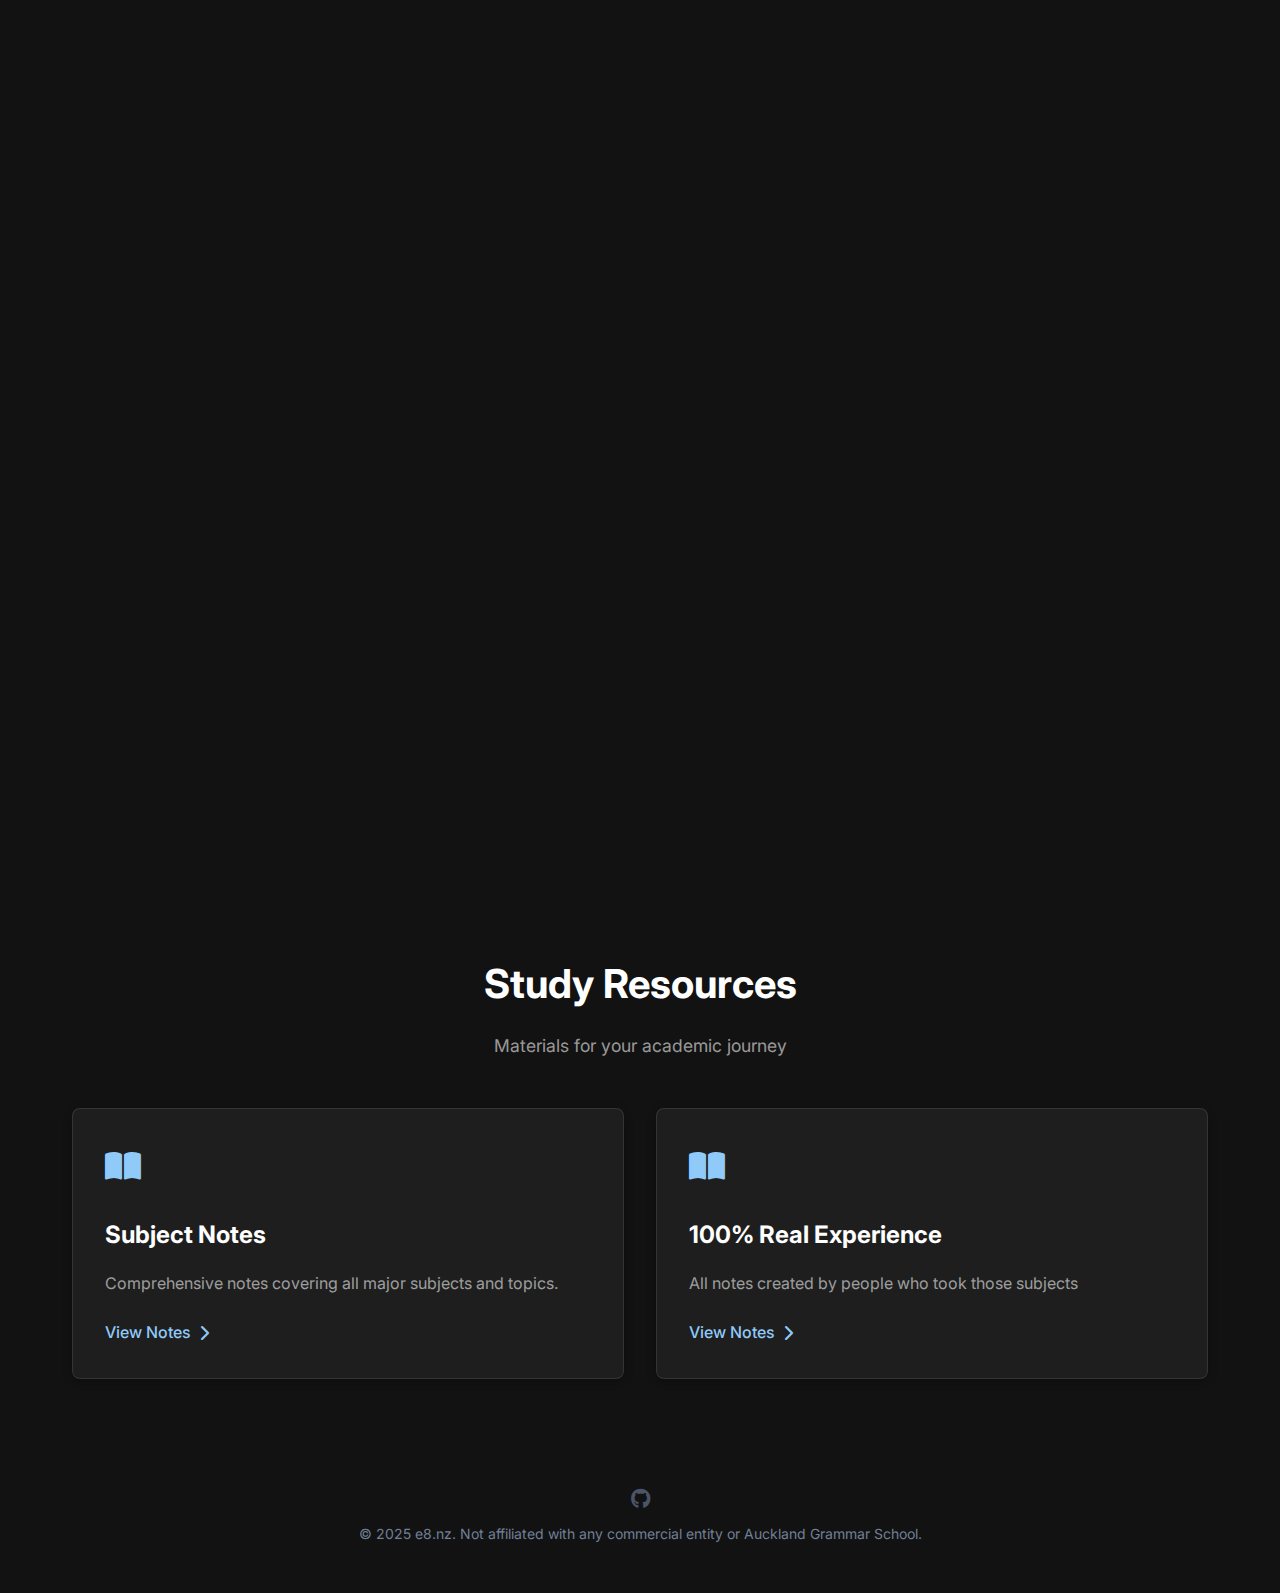
<file: index.html>
<!DOCTYPE html>
<html lang="en">
<head>
    <meta charset="UTF-8">
    <meta name="viewport" content="width=device-width, initial-scale=1.0">
    <title>e8.nz</title>
    <link rel="stylesheet" href="https://cdnjs.cloudflare.com/ajax/libs/font-awesome/6.4.0/css/all.min.css">
    <link rel="stylesheet" href="./static/navbar.css">
    <link rel="stylesheet" href="./static/loader.css">
    <link rel="stylesheet" href="./static/footer.css">
    <link rel="stylesheet" href="./static/landing.css">
    <link rel="icon" href="./static/favicon.png">
    <meta property="og:title" content="e8.nz - Free Study Resources">
    <meta property="og:image" content="https://e8-nz.pages.dev/static/e8nzBanner.png">
    <meta property="og:url" content="https://e8.nz">
    <meta property="og:type" content="website">
    <meta name="twitter:card" content="summary_large_image">
    <link href="https://fonts.googleapis.com/css2?family=Inter:wght@300;400;500;600;700&display=swap" rel="stylesheet">
</head>
<body>
    <div class="loader-container">
        <div class="loader">
            <div class="loader-logo">
                <img src="./static/logo.png" alt="Logo">
            </div>
            <div class="loader-spinner"></div>
        </div>
    </div>
    <nav class="navbar">
        <div class="navbar-container">
            <a href="#" class="navbar-brand">
                <img src="./static/logo.png" alt="Logo" class="navbar-logo">
            </a>

            <div class="navbar-links">
                <a href="#" class="nav-link active">Home</a>
                <a href="/study" class="nav-link">Study</a>
            </div>

            <button class="mobile-menu-btn">
                <i class="fas fa-bars"></i>
            </button>
        </div>
    </nav>

    <div class="mobile-menu">
        <a href="#" class="nav-link active">Home</a>
        <a href="/study" class="nav-link">Study</a>
    </div>
    
    <div class="app-content">
        <section class="scroll-section active hero-section">
            <div class="hero-content">
                <div class="hero-logo">
                    <img src="./static/logo.png" alt="e8.nz Logo">
                </div>
                <h1>Make your study experience better</h1>
                <p class="hero-subtitle">Free study resources for academic success</p>
                <div class="hero-buttons">
                    <a href="#study" class="primary-button">
                        Explore Resources <i class="fas fa-arrow-down"></i>
                    </a>
                </div>
            </div>
            <div class="hero-image">
                <img src="./static/preview.png" alt="Study illustration">
            </div>
        </section>

        <section id="study" class="scroll-section study-section">
            <div class="section-header">
                <h2>Study Resources</h2>
                <p>Materials for your academic journey</p>
            </div>
            <div class="study-grid">
                <div class="study-card">
                    <div class="card-icon">
                        <i class="fas fa-book-open"></i>
                    </div>
                    <h3>Subject Notes</h3>
                    <p>Comprehensive notes covering all major subjects and topics.</p>
                    <a href="/study" class="card-link">View Notes <i class="fas fa-chevron-right"></i></a>
                </div>
                <div class="study-card">
                    <div class="card-icon">
                        <i class="fas fa-book-open"></i>
                    </div>
                    <h3>100% Real Experience</h3>
                    <p>All notes created by people who took those subjects</p>
                    <a href="/study" class="card-link">View Notes <i class="fas fa-chevron-right"></i></a>
                </div>
            </div>
        </section>

        <footer class="app-footer">
            <div class="footer-content">
                <div class="footer-social">
                    <a href="https://github.com/c2y5/e8.nz" class="social-icon" aria-label="GitHub">
                        <i class="fab fa-github"></i>
                    </a>
                </div>
                <div class="footer-copyright">
                    &copy; 2025 e8.nz. Not affiliated with any commercial entity or Auckland Grammar School.
                </div>
            </div>
        </footer>
    </div>

    <script src="./static/script.js"></script>
</body>
</html>
</file>
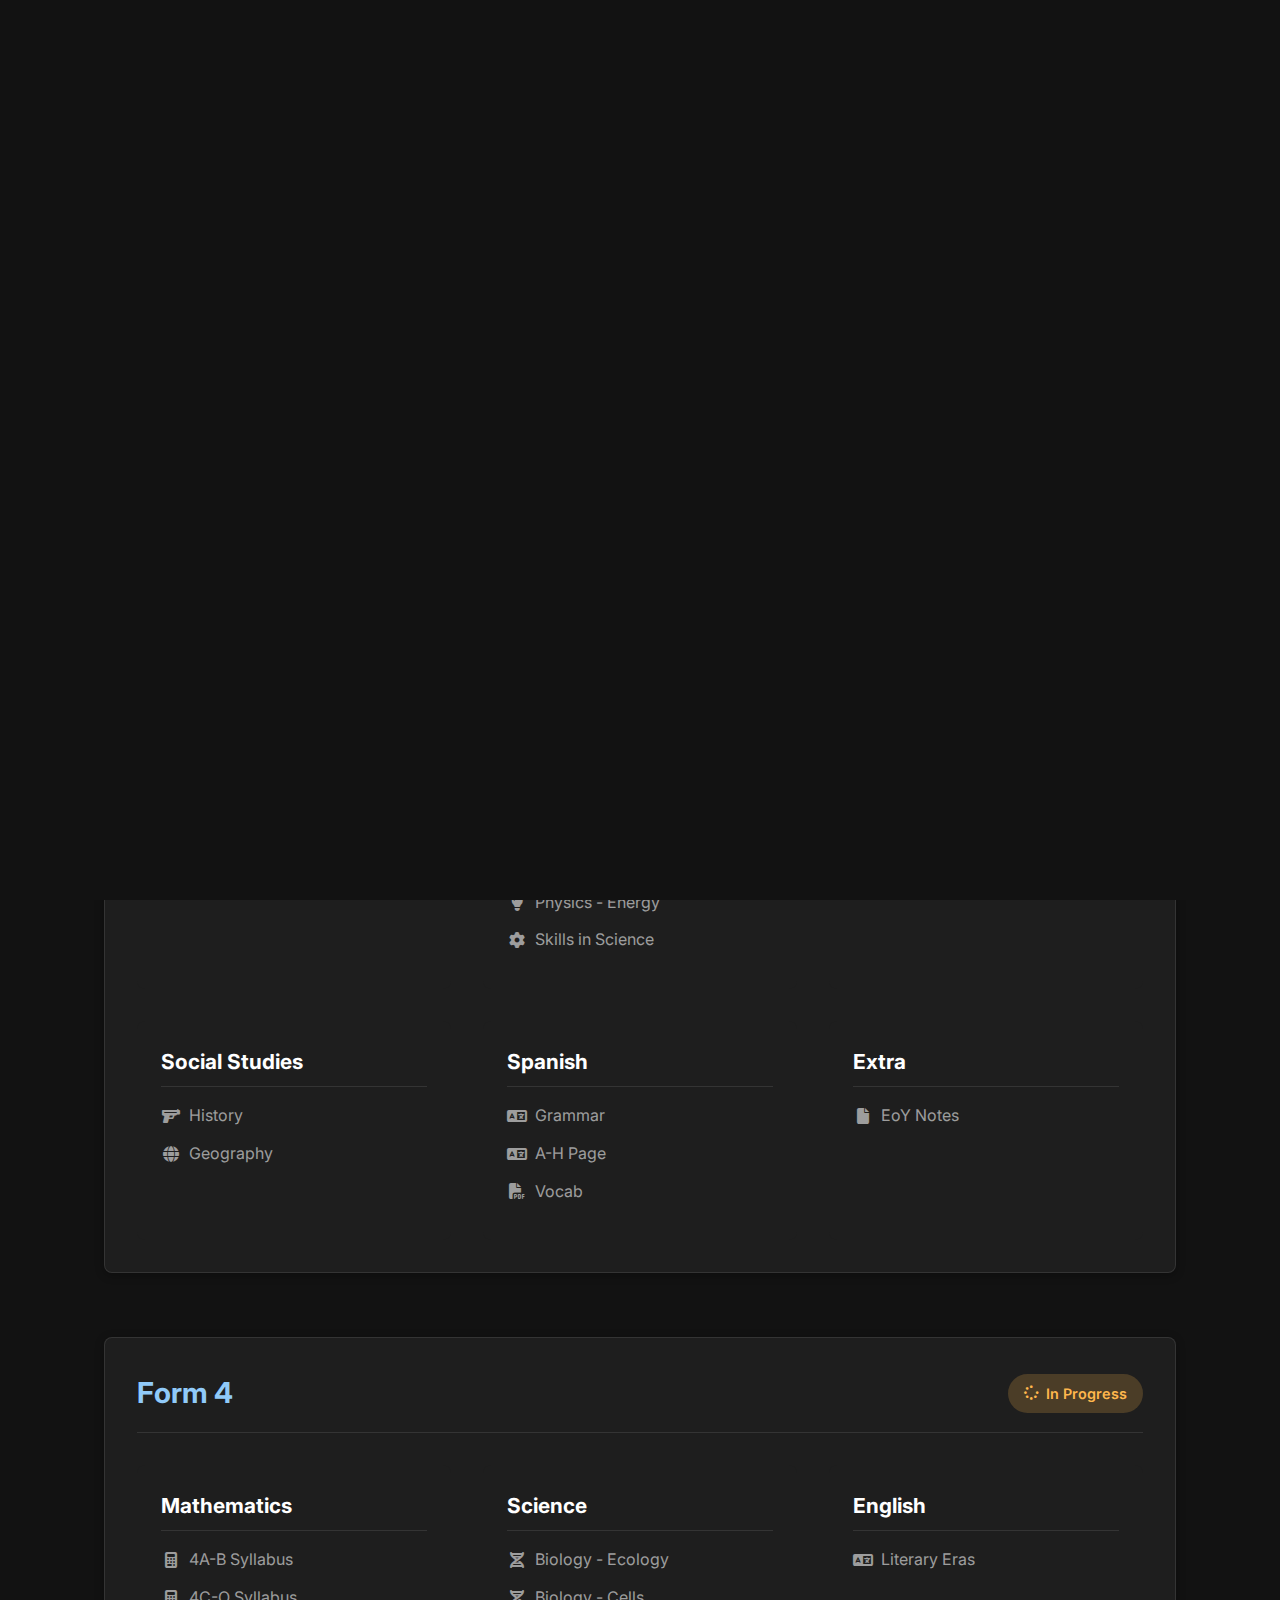
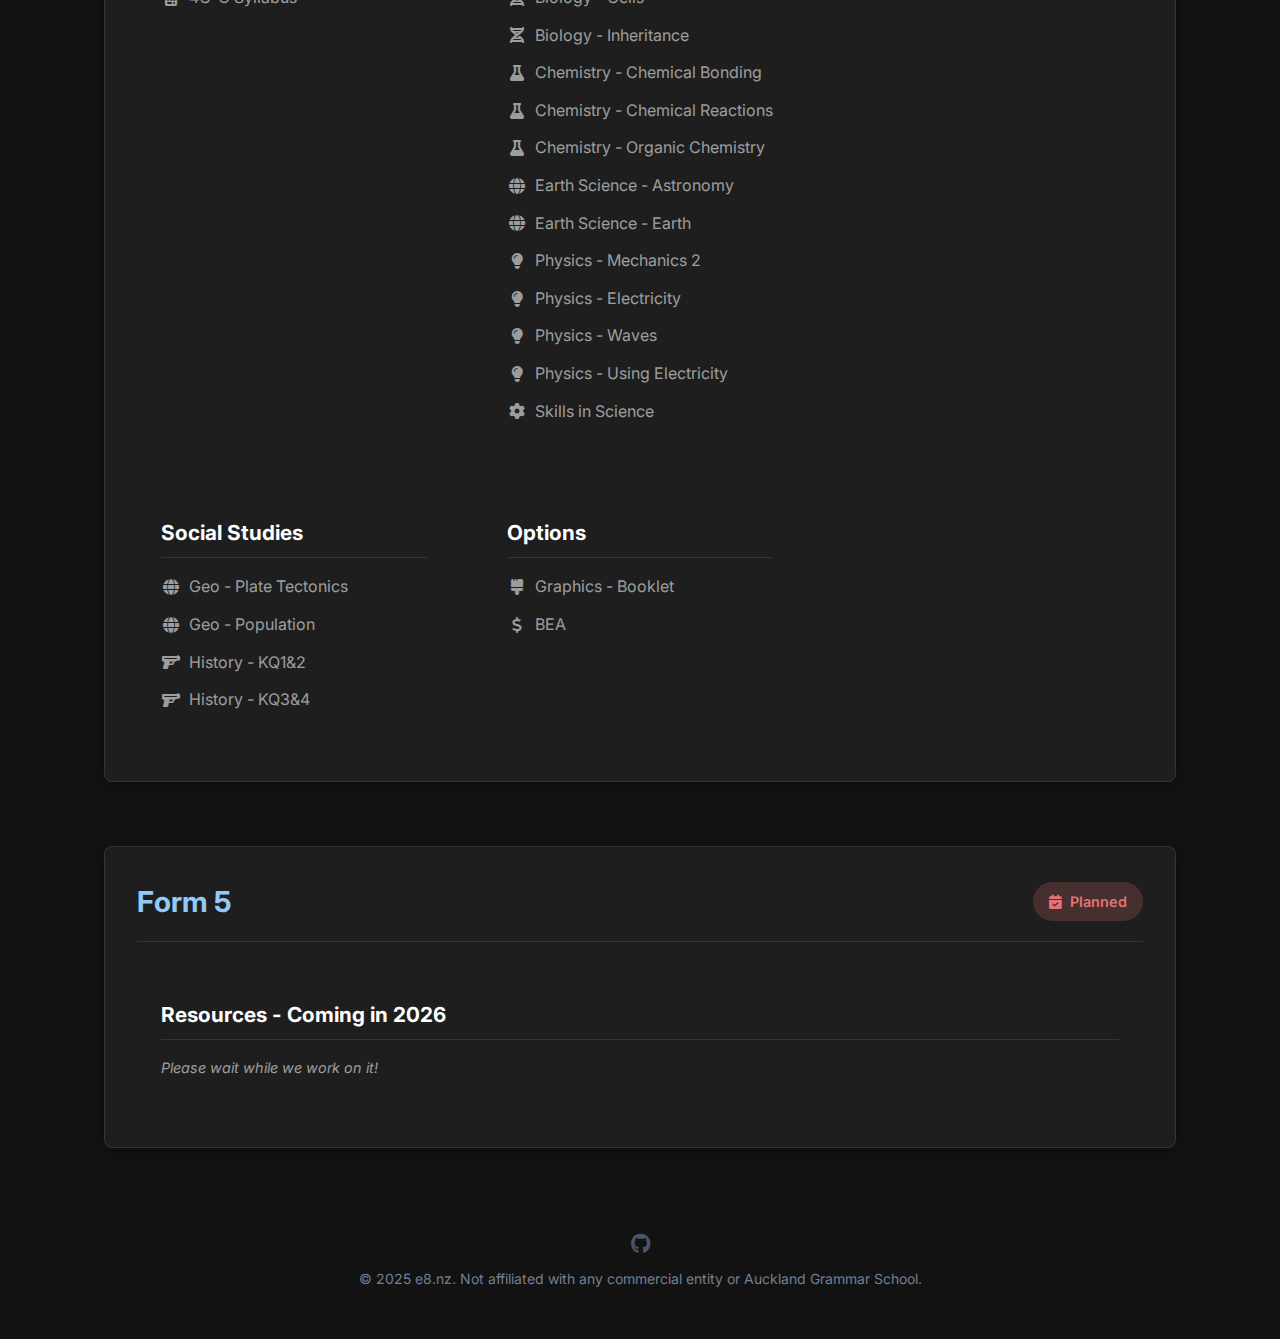
<file: study.html>
<!DOCTYPE html>
<html lang="en">
<head>
    <meta charset="UTF-8">
    <meta name="viewport" content="width=device-width, initial-scale=1.0">
    <title>e8.nz</title>
    <link rel="stylesheet" href="https://cdnjs.cloudflare.com/ajax/libs/font-awesome/6.4.0/css/all.min.css">
    <link rel="stylesheet" href="./static/navbar.css">
    <link rel="stylesheet" href="./static/loader.css">
    <link rel="stylesheet" href="./static/footer.css">
    <link rel="stylesheet" href="./static/study.css">
    <link rel="icon" href="./static/favicon.png">
    <link href="https://fonts.googleapis.com/css2?family=Inter:wght@300;400;500;600;700&display=swap" rel="stylesheet">
</head>
<body>
    <div class="loader-container">
        <div class="loader">
            <div class="loader-logo">
                <img src="./static/logo.png" alt="Logo">
            </div>
            <div class="loader-spinner"></div>
        </div>
    </div>
    <nav class="navbar">
        <div class="navbar-container">
            <a href="#" class="navbar-brand">
                <img src="./static/logo.png" alt="Logo" class="navbar-logo">
            </a>

            <div class="navbar-links">
                <a href="/" class="nav-link">Home</a>
                <a href="#" class="nav-link active">Study</a>
            </div>

            <button class="mobile-menu-btn">
                <i class="fas fa-bars"></i>
            </button>
        </div>
    </nav>

    <div class="mobile-menu">
        <a href="/" class="nav-link">Home</a>
        <a href="#" class="nav-link active">Study</a>
    </div>
    
    <div class="app-content">
        <div class="study-container">
            <h1 class="study-title">Study Resources</h1>
            
            <section class="form-section">
                <div class="form-header">
                    <h2>Form 3</h2>
                    <span class="status-badge status-finished">
                        <i class="fas fa-check-circle"></i> Finished
                    </span>
                </div>
                <div class="subject-grid">
                    <div class="subject-card">
                        <h3>Mathematics</h3>
                        <ul class="resource-list">
                            <li><a href="https://www.grammar.net.nz/homepage/1222/"><i class="fas fa-calculator"></i> 3A-C Syllabus</a></li>
                            <li><a href="https://www.grammar.net.nz/homepage/1220/"><i class="fas fa-calculator"></i> 3D-P Syllabus</a></li>
                        </ul>
                    </div>
                    <div class="subject-card">
                        <h3>Science</h3>
                        <ul class="resource-list">
                            <li><a href="https://www.grammar.net.nz/homepage/1410"><i class="fas fa-dna"></i> Biology - Cells</a></li>
                            <li><a href="https://www.grammar.net.nz/homepage/9099"><i class="fas fa-dna"></i> Biology - Digestion</a></li>
                            <li><a href="https://www.grammar.net.nz/homepage/1420"><i class="fas fa-dna"></i> Biology - Reproduction</a></li>
                            <li><a href="https://www.grammar.net.nz/homepage/1409"><i class="fas fa-flask"></i> Chemistry - P & E & C</a></li>
                            <li><a href="https://www.grammar.net.nz/homepage/9097"><i class="fas fa-flask"></i> Chemistry - Periodic Table</a></li>
                            <li><a href="https://www.grammar.net.nz/homepage/9096"><i class="fas fa-flask"></i> Chemistry - Acids & Alkalis</a></li>
                            <li><a href="https://www.grammar.net.nz/homepage/1412"><i class="fas fa-globe"></i> Earth Science - Astronomy</a></li>
                            <li><a href="https://www.grammar.net.nz/homepage/1405"><i class="fas fa-globe"></i> Earth Science - Rocks/Earth</a></li>
                            <li><a href="https://www.grammar.net.nz/homepage/7335"><i class="fas fa-lightbulb"></i> Physics - Intro to Mechanics</a></li>
                            <li><a href="https://www.grammar.net.nz/homepage/1411"><i class="fas fa-lightbulb"></i> Physics - E & M</a></li>
                            <li><a href="https://www.grammar.net.nz/homepage/9098"><i class="fas fa-lightbulb"></i> Physics - Intro to Waves</a></li>
                            <li><a href="https://www.grammar.net.nz/homepage/1417"><i class="fas fa-lightbulb"></i> Physics - Energy</a></li>
                            <li><a href="https://www.grammar.net.nz/homepage/1408"><i class="fas fa-gear"></i> Skills in Science</a></li>
                        </ul>
                    </div>
                    <div class="subject-card">
                        <h3>English</h3>
                        <ul class="resource-list">
                            <li><a href="/resources/32739"><i class="fas fa-language"></i> I am Māori</a></li>
                            <li><a href="/resources/83627"><i class="fas fa-language"></i> The Truman Show</a></li>
                            <li><a href="https://www.grammar.net.nz/homepage/4994"><i class="fas fa-language"></i> English GrammarNet Page</a></li>
                        </ul>
                    </div>
                    <div class="subject-card">
                        <h3>Social Studies</h3>
                        <ul class="resource-list">
                            <li><a href="https://docs.google.com/document/d/1kikc2LsoZqnbPM11jnK-RVb4_Jt25uO7lMocu6LKJUU/view"><i class="fas fa-gun"></i> History</a></li>
                            <li><a href="https://docs.google.com/document/d/1PCcYaVOlaLSEOwygKyEvQyBYsJzH3-qZJDu0gOR1ahg/view"><i class="fas fa-globe"></i> Geography</a></li>
                        </ul>
                    </div>
                    <div class="subject-card">
                        <h3>Spanish</h3>
                        <ul class="resource-list">
                            <li><a href="https://www.grammar.net.nz/send.php?id=154730"><i class="fas fa-language"></i> Grammar</a></li>
                            <li><a href="https://www.grammar.net.nz/homepage/1561/"><i class="fas fa-language"></i> A-H Page</a></li>
                            <li><a href="./resources/18462.pdf"><i class="fas fa-file-pdf"></i> Vocab</a></li>
                        </ul>
                    </div>
                    <div class="subject-card">
                        <h3>Extra</h3>
                        <ul class="resource-list">
                            <li><a href="https://docs.google.com/document/d/1xtAmV6GjfpmQptMD9pB4yspQjBOC43N2G6-A09N7ync/view"><i class="fas fa-file"></i> EoY Notes</a></li>
                        </ul>
                    </div>
                </div>
            </section>

            <section class="form-section">
                <div class="form-header">
                    <h2>Form 4</h2>
                    <span class="status-badge status-in-progress">
                        <i class="fas fa-spinner fa-pulse"></i> In Progress
                    </span>
                </div>
                <div class="subject-grid">
                    <div class="subject-card">
                        <h3>Mathematics</h3>
                        <ul class="resource-list">
                            <li><a href="https://www.grammar.net.nz/homepage/1218/"><i class="fas fa-calculator"></i> 4A-B Syllabus</a></li>
                            <li><a href="https://www.grammar.net.nz/homepage/1178/"><i class="fas fa-calculator"></i> 4C-O Syllabus</a></li>
                        </ul>
                    </div>
                    <div class="subject-card">
                        <h3>Science</h3>
                        <ul class="resource-list">
                            <li><a href="https://www.grammar.net.nz/homepage/3463"><i class="fas fa-dna"></i> Biology - Ecology</a></li>
                            <li><a href="https://www.grammar.net.nz/homepage/3460"><i class="fas fa-dna"></i> Biology - Cells</a></li>
                            <li><a href="https://www.grammar.net.nz/homepage/8070"><i class="fas fa-dna"></i> Biology - Inheritance</a></li>
                            <li><a href="https://www.grammar.net.nz/homepage/3462"><i class="fas fa-flask"></i> Chemistry - Chemical Bonding</a></li>
                            <li><a href="https://www.grammar.net.nz/homepage/3464"><i class="fas fa-flask"></i> Chemistry - Chemical Reactions</a></li>
                            <li><a href="https://www.grammar.net.nz/homepage/3466"><i class="fas fa-flask"></i> Chemistry - Organic Chemistry</a></li>
                            <li><a href="https://www.grammar.net.nz/homepage/8071"><i class="fas fa-globe"></i> Earth Science - Astronomy</a></li>
                            <li><a href="https://www.grammar.net.nz/homepage/8072"><i class="fas fa-globe"></i> Earth Science - Earth</a></li>
                            <li><a href="https://www.grammar.net.nz/homepage/3461"><i class="fas fa-lightbulb"></i> Physics - Mechanics 2</a></li>
                            <li><a href="https://www.grammar.net.nz/homepage/3465"><i class="fas fa-lightbulb"></i> Physics - Electricity</a></li>
                            <li><a href="https://www.grammar.net.nz/homepage/3467"><i class="fas fa-lightbulb"></i> Physics - Waves</a></li>
                            <li><a href="https://www.grammar.net.nz/homepage/3469"><i class="fas fa-lightbulb"></i> Physics - Using Electricity</a></li>
                            <li><a href="https://www.grammar.net.nz/homepage/3459"><i class="fas fa-gear"></i> Skills in Science</a></li>
                        </ul>
                    </div>
                    <div class="subject-card">
                        <h3>English</h3>
                        <ul class="resource-list">
                            <li><a href="/resources/48261"><i class="fas fa-language"></i> Literary Eras</a></li>
                        </ul>
                    </div>
                    <div class="subject-card">
                        <h3>Social Studies</h3>
                        <ul class="resource-list">
                            <li><a href="https://www.grammar.net.nz/homepage/20828"><i class="fas fa-globe"></i> Geo - Plate Tectonics</a></li>
                            <li><a href="https://www.grammar.net.nz/homepage/20829"><i class="fas fa-globe"></i> Geo - Population</a></li>
                            <li><a href="https://www.grammar.net.nz/homepage/4062"><i class="fas fa-gun"></i> History - KQ1&2</a></li>
                            <li><a href="https://www.grammar.net.nz/homepage/5948"><i class="fas fa-gun"></i> History - KQ3&4</a></li>
                        </ul>
                    </div>
                    <div class="subject-card">
                        <h3>Options</h3>
                        <ul class="resource-list">
                            <li><a href="https://www.grammar.net.nz/send.php?id=127887"><i class="fas fa-brush"></i> Graphics - Booklet</a></li>
                            <li><a href="./resources/24917"><i class="fas fa-dollar-sign"></i> BEA</a></li>
                        </ul>
                    </div>
                </div>
            </section>

            <section class="form-section">
                <div class="form-header">
                    <h2>Form 5</h2>
                    <span class="status-badge status-planned">
                        <i class="fas fa-calendar-check"></i> Planned
                    </span>
                </div>
                <div class="subject-grid">
                    <div class="subject-card">
                        <h3>Resources - Coming in 2026</h3>
                        <ul class="resource-list">
                            <li class="coming-soon">Please wait while we work on it!</li>
                        </ul>
                    </div>
                </div>
            </section>
        </div>

        <footer class="app-footer">
            <div class="footer-content">
                <div class="footer-social">
                    <a href="https://github.com/c2y5/e8.nz" class="social-icon" aria-label="GitHub">
                        <i class="fab fa-github"></i>
                    </a>
                </div>
                <div class="footer-copyright">
                    &copy; 2025 e8.nz. Not affiliated with any commercial entity or Auckland Grammar School.
                </div>
            </div>
        </footer>
    </div>

    <script src="./static/script.js"></script>
</body>
</html>
</file>
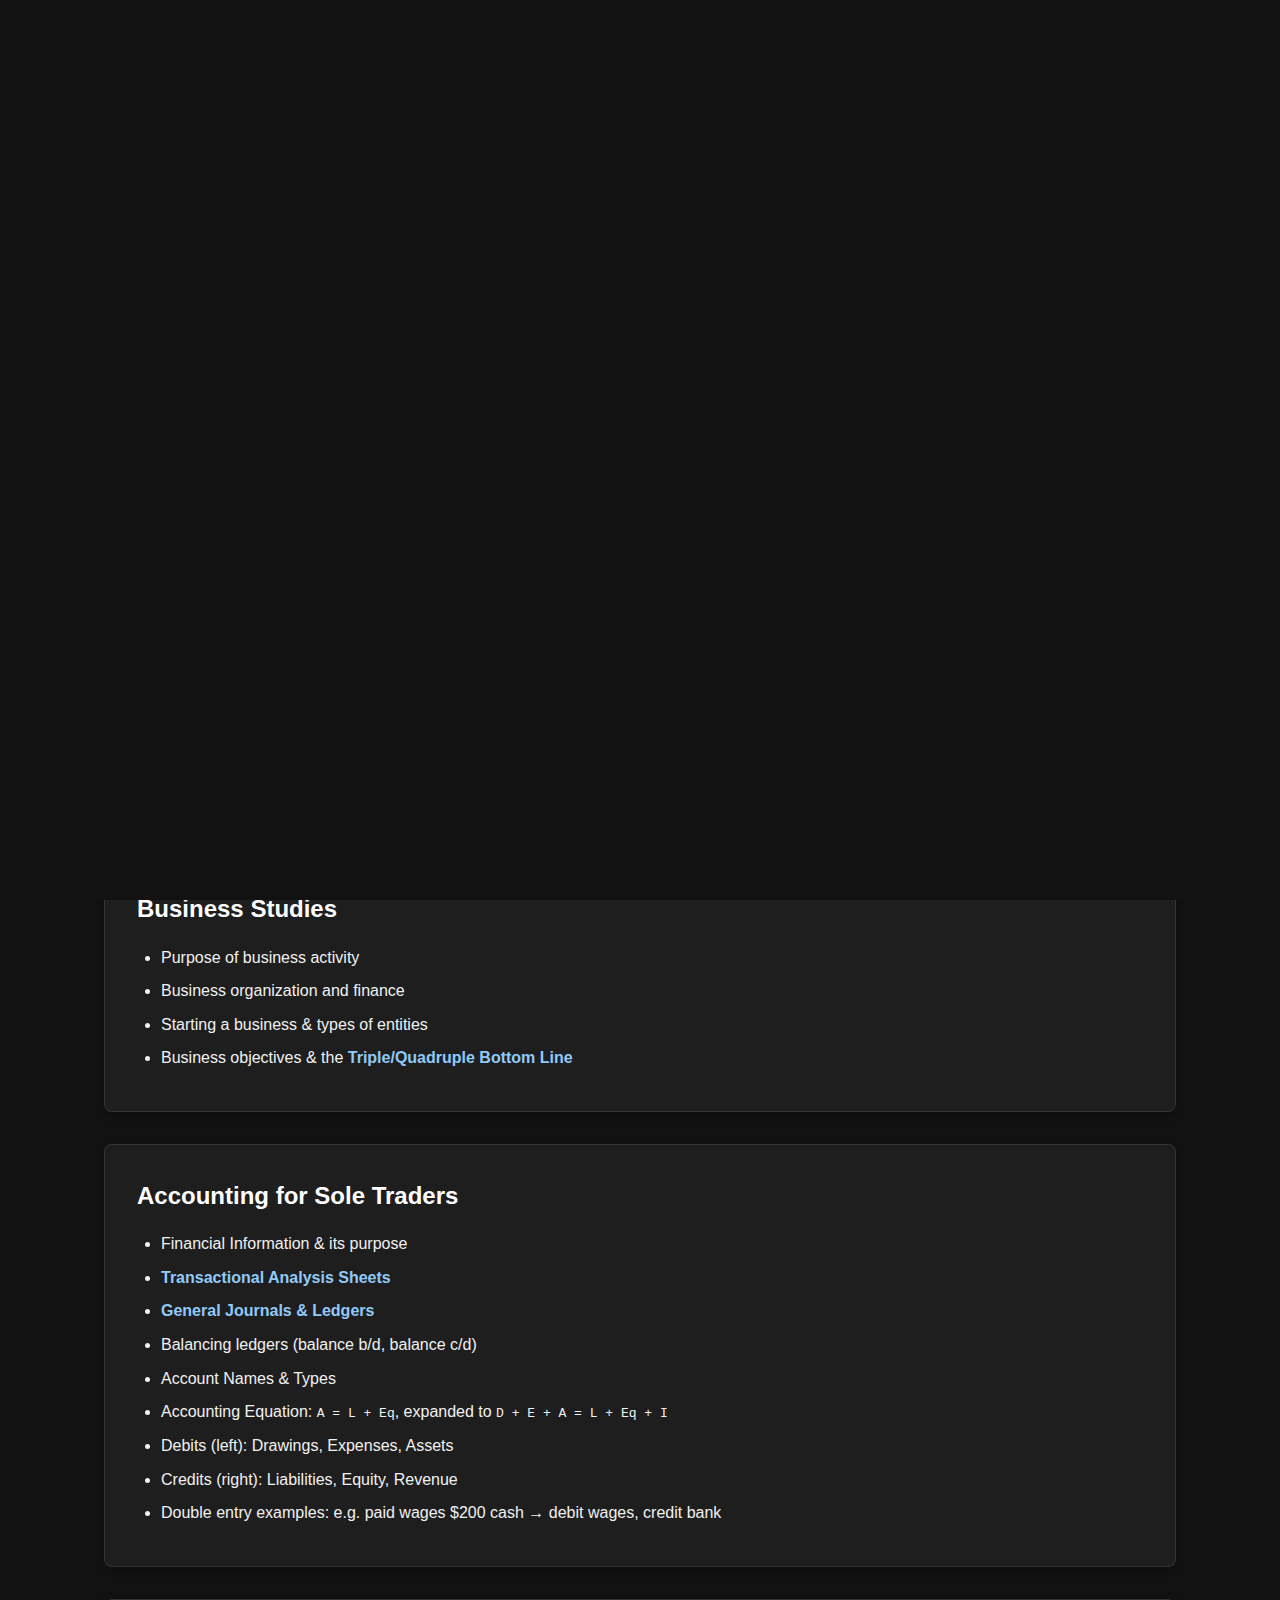
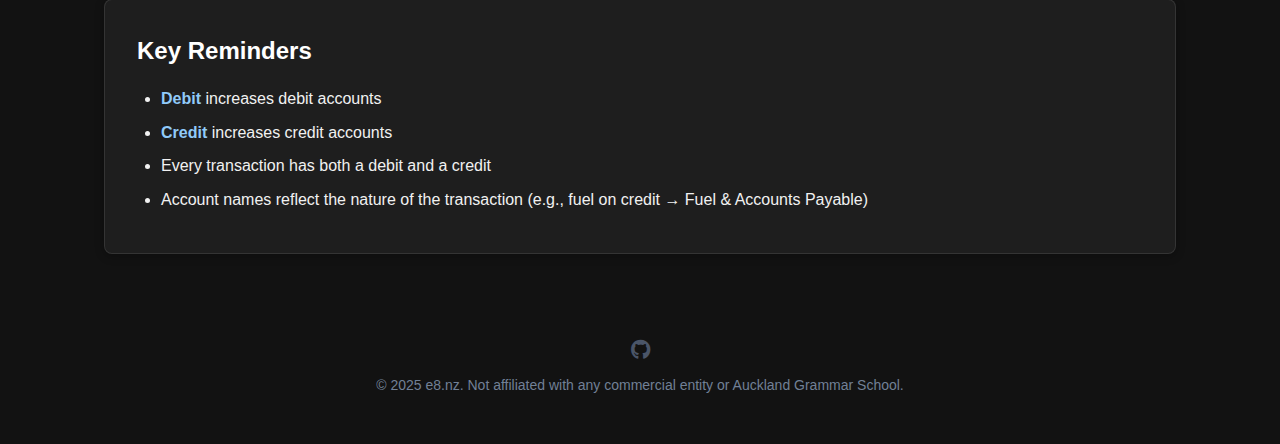
<file: resources/24917.html>
<!DOCTYPE html>
<html lang="en">
<head>
    <meta charset="UTF-8">
    <meta name="viewport" content="width=device-width, initial-scale=1.0">
    <title>e8.nz</title>
    <link rel="stylesheet" href="https://cdnjs.cloudflare.com/ajax/libs/font-awesome/6.4.0/css/all.min.css">
    <link rel="stylesheet" href="../static/navbar.css">
    <link rel="stylesheet" href="../static/loader.css">
    <link rel="stylesheet" href="../static/footer.css">
    <link rel="stylesheet" href="../static/bea.css">
    <link rel="icon" href="../static/favicon.png">
    <meta property="og:title" content="e8.nz - Free Study Resources">
    <meta property="og:image" content="https://e8-nz.pages.dev/static/e8nzBanner.png">
    <meta property="og:url" content="https://e8.nz">
    <meta property="og:type" content="website">
    <meta name="twitter:card" content="summary_large_image">
    <link href="https://fonts.googleapis.com/css2?family=Inter:wght@300;400;500;600;700&family=Playfair+Display:wght@400;500;600&display=swap" rel="stylesheet">
</head>
<body>
    <div class="loader-container">
        <div class="loader">
            <div class="loader-logo">
                <img src="../static/logo.png" alt="Logo">
            </div>
            <div class="loader-spinner"></div>
        </div>
    </div>
    <nav class="navbar">
        <div class="navbar-container">
            <a href="../" class="navbar-brand">
                <img src="../static/logo.png" alt="Logo" class="navbar-logo">
            </a>

            <div class="navbar-links">
                <a href="../" class="nav-link">Home</a>
                <a href="../study" class="nav-link">Study</a>
            </div>

            <button class="mobile-menu-btn">
                <i class="fas fa-bars"></i>
            </button>
        </div>
    </nav>

    
    <div class="mobile-menu">
        <a href="../" class="nav-link">Home</a>
        <a href="../study" class="nav-link">Study</a>
    </div>

    <div class="app-content">
        <div class="commerce-container">
            <h1 class="commerce-title">Form 4 (Business Studies / Economics / Accounting)</h1>

            <div class="section">
                <h2>Course Overview</h2>
                <p>This course introduces key concepts in Business, Economics, and Accounting. It's designed to help students explore Commerce and prepare for informed subject choices in Form 5.</p>
            </div>

            <div class="section">
                <h2>Economics & Financial Literacy</h2>
                <ul class="topic-list">
                    <li>Basic economic problem: <span class="highlight">scarcity and choice</span></li>
                    <li>What, how, and for whom to produce</li>
                    <li>Economic systems</li>
                    <li>Market Equilibrium: Demand, Supply, Equilibrium</li>
                    <li>Human Needs and Wants</li>
                    <li>Bartering and Exchange</li>
                    <li>Income, Credit, Saving, Budgeting, Net Worth</li>
                </ul>
            </div>

            <div class="section">
                <h2>Business Studies</h2>
                <ul class="topic-list">
                    <li>Purpose of business activity</li>
                    <li>Business organization and finance</li>
                    <li>Starting a business & types of entities</li>
                    <li>Business objectives & the <span class="highlight">Triple/Quadruple Bottom Line</span></li>
                </ul>
            </div>

            <div class="section">
                <h2>Accounting for Sole Traders</h2>
                <ul class="topic-list">
                    <li>Financial Information & its purpose</li>
                    <li><span class="highlight">Transactional Analysis Sheets</span></li>
                    <li><span class="highlight">General Journals & Ledgers</span></li>
                    <li>Balancing ledgers (balance b/d, balance c/d)</li>
                    <li>Account Names & Types</li>
                    <li>Accounting Equation: <code>A = L + Eq</code>, expanded to <code>D + E + A = L + Eq + I</code></li>
                    <li>Debits (left): Drawings, Expenses, Assets</li>
                    <li>Credits (right): Liabilities, Equity, Revenue</li>
                    <li>Double entry examples: e.g. paid wages $200 cash → debit wages, credit bank</li>
                </ul>
            </div>

            <div class="section">
                <h2>Key Reminders</h2>
                <ul class="topic-list">
                    <li><span class="highlight">Debit</span> increases debit accounts</li>
                    <li><span class="highlight">Credit</span> increases credit accounts</li>
                    <li>Every transaction has both a debit and a credit</li>
                    <li>Account names reflect the nature of the transaction (e.g., fuel on credit → Fuel & Accounts Payable)</li>
                </ul>
            </div>
        </div>
        
        <footer class="app-footer">
            <div class="footer-content">
                <div class="footer-social">
                    <a href="https://github.com/c2y5/e8.nz" class="social-icon" aria-label="GitHub">
                        <i class="fab fa-github"></i>
                    </a>
                </div>
                <div class="footer-copyright">
                    &copy; 2025 e8.nz. Not affiliated with any commercial entity or Auckland Grammar School.
                </div>
            </div>
        </footer>
    </div>

    <script src="../static/script.js"></script>
</body>
</html>
</file>
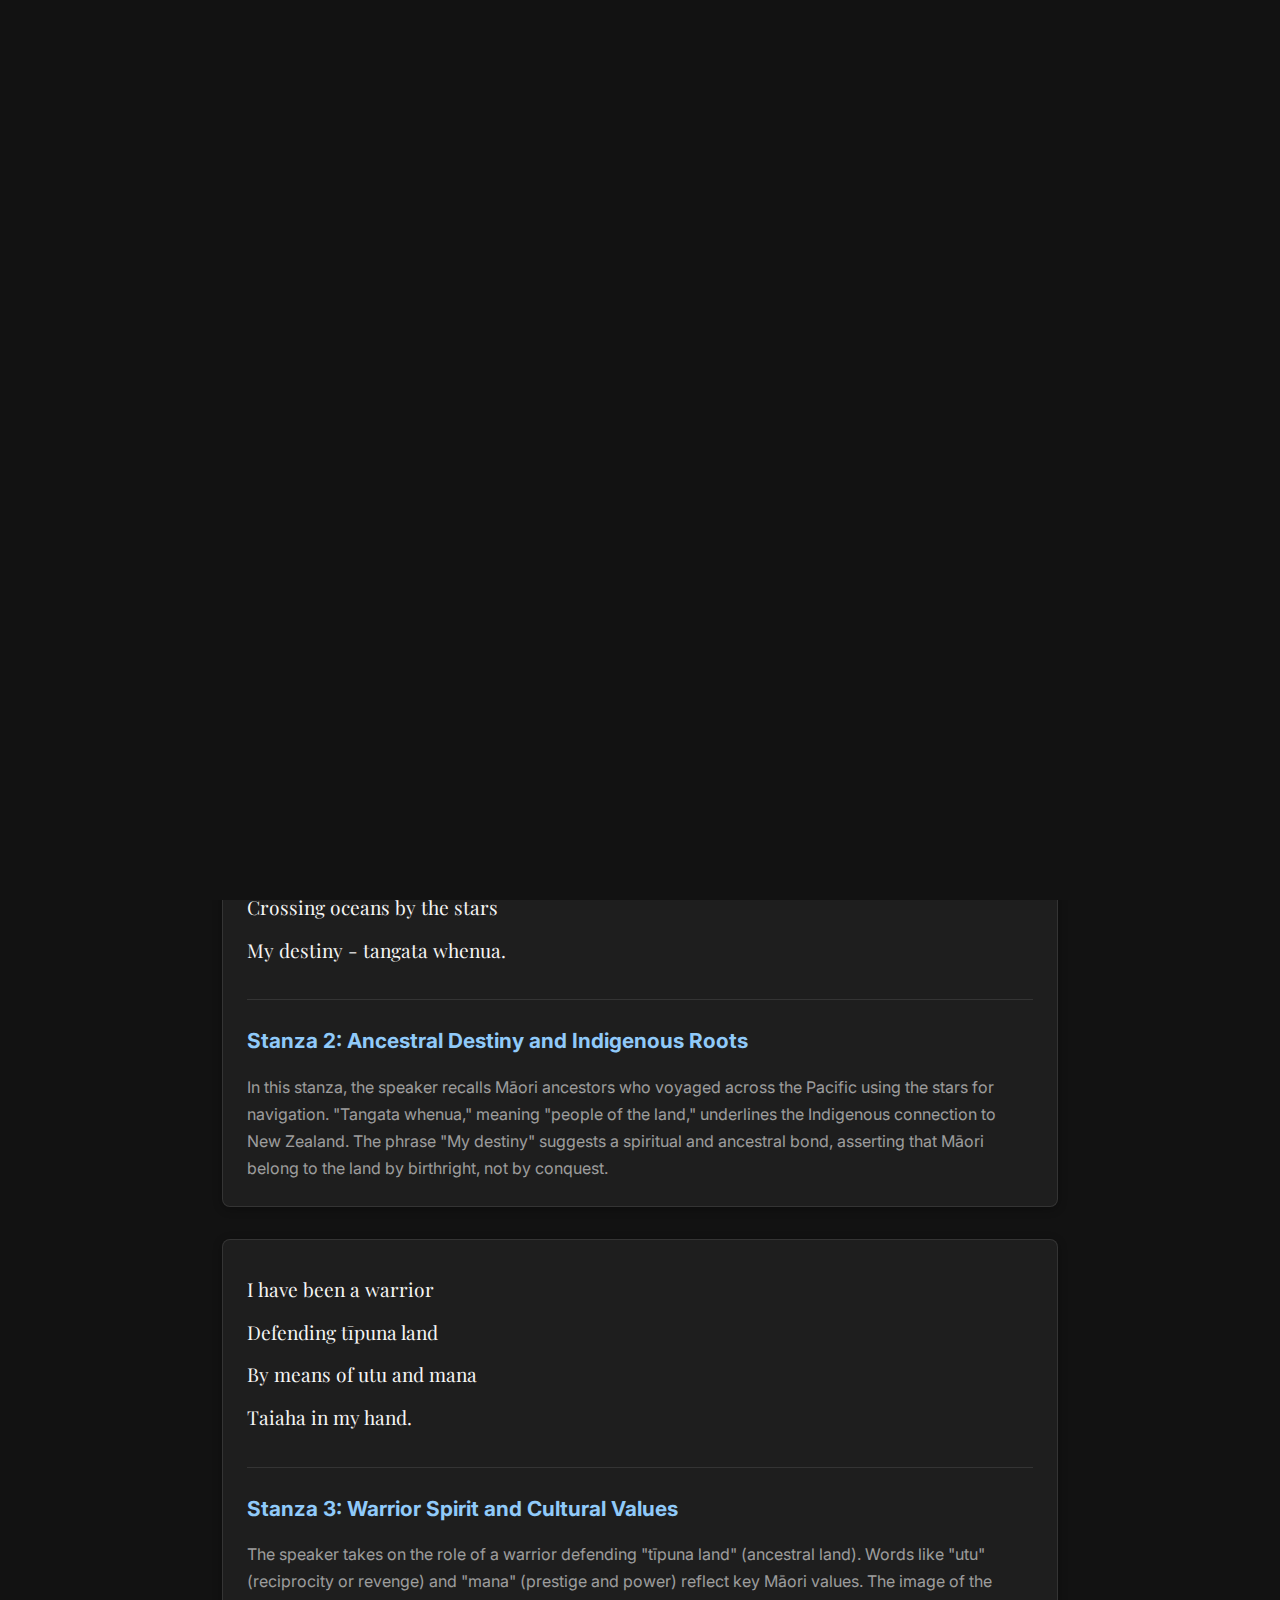
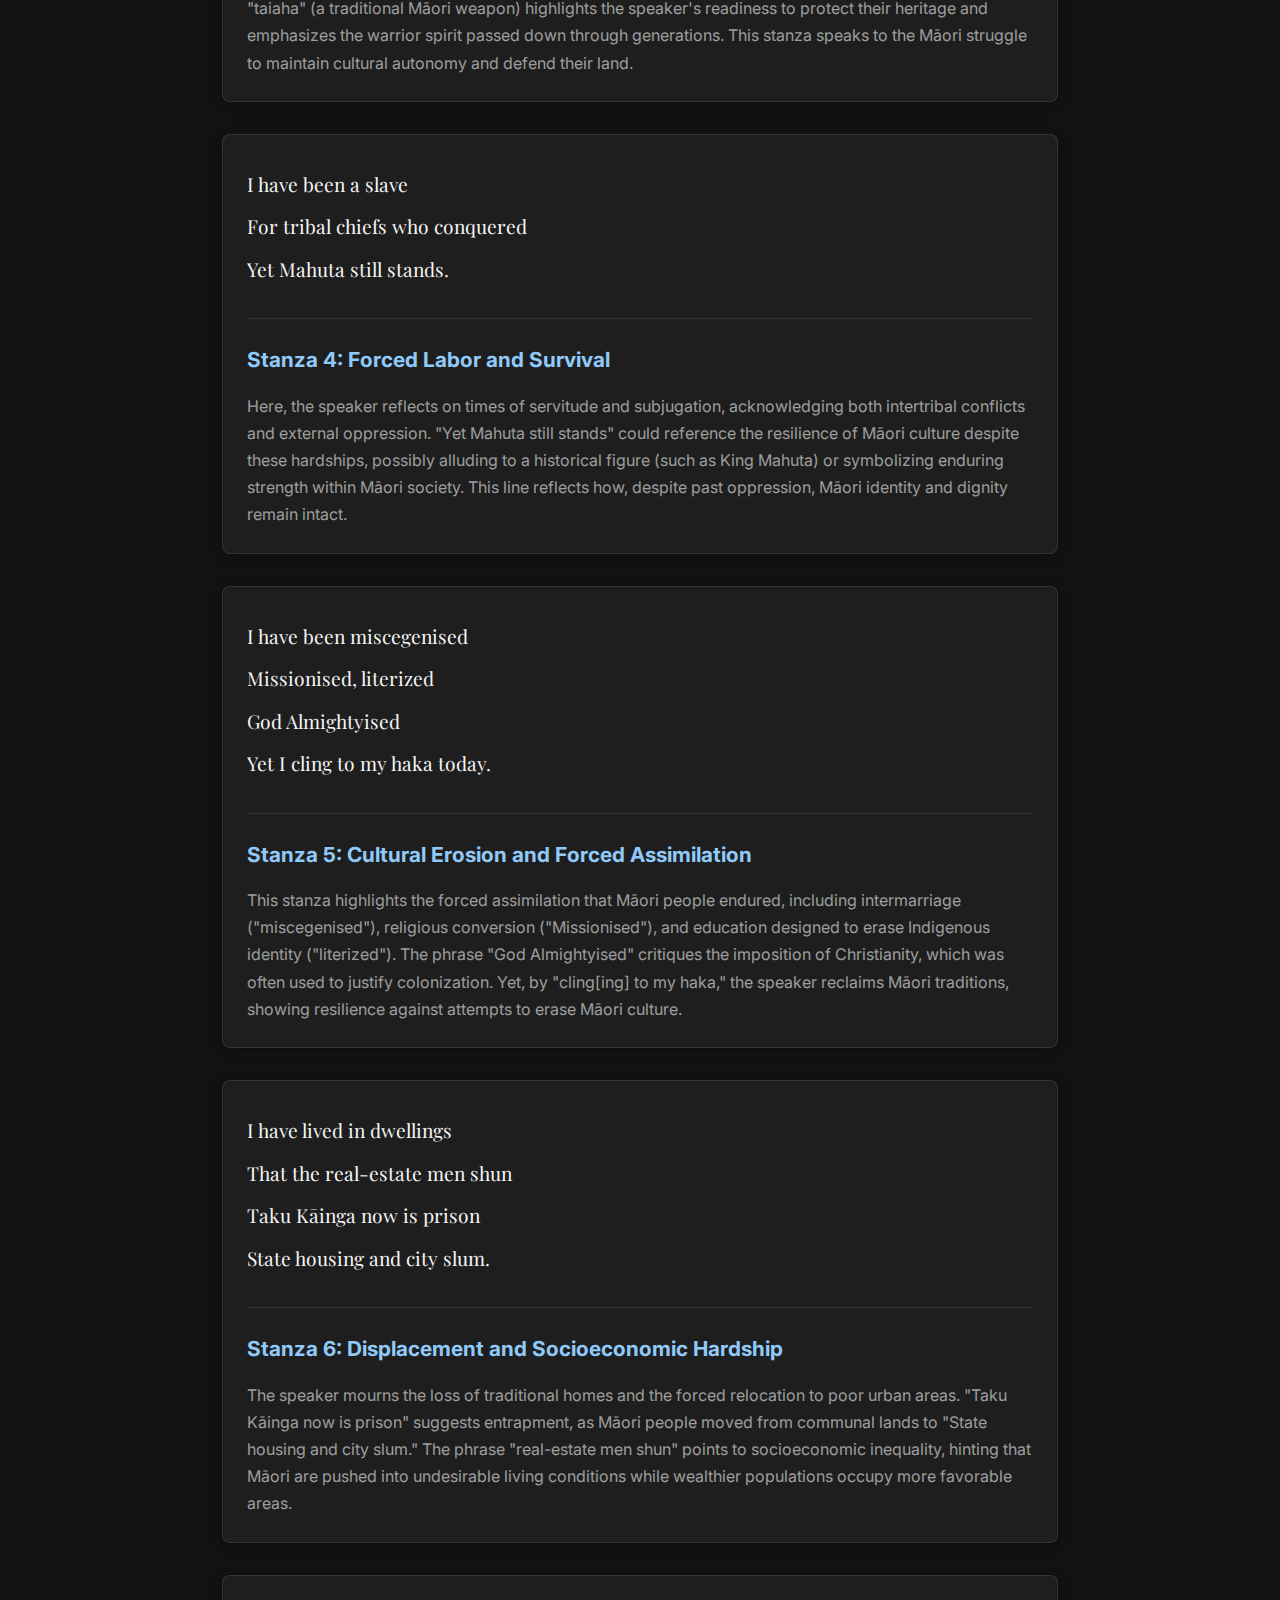
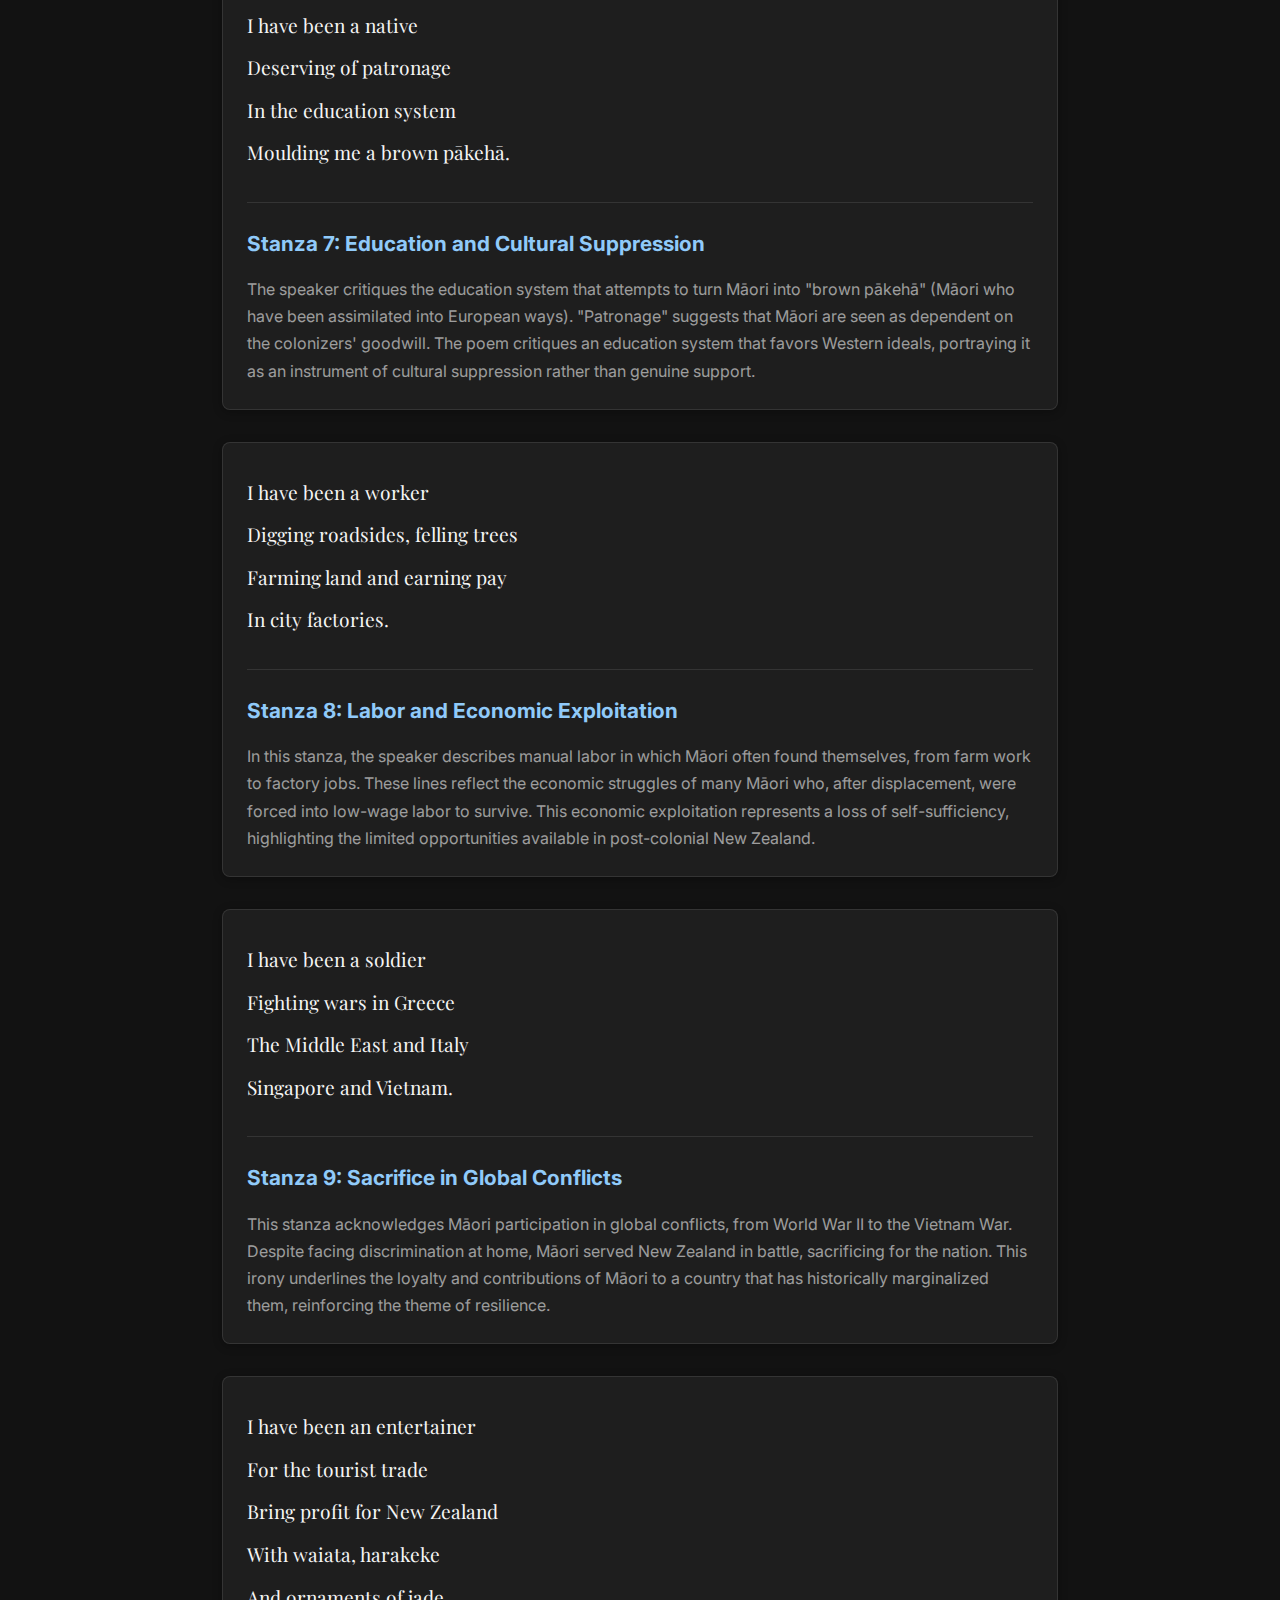
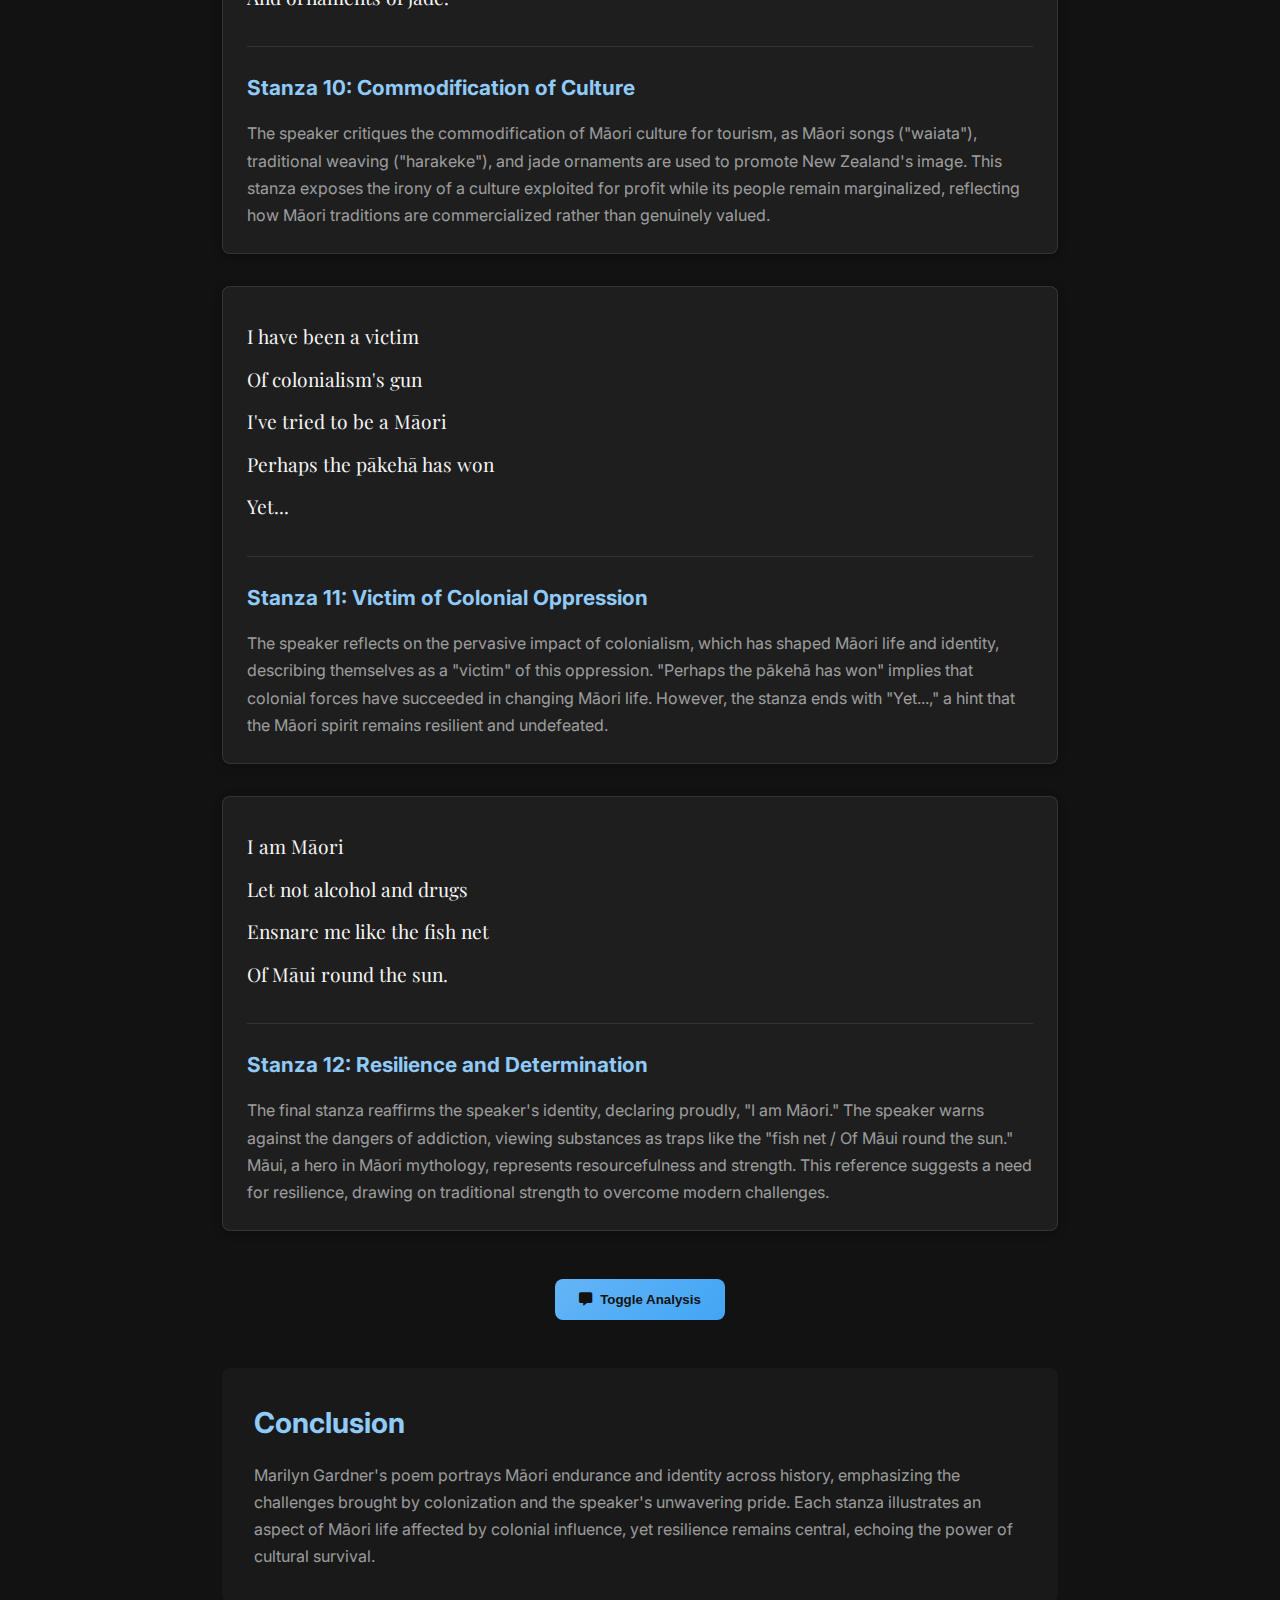
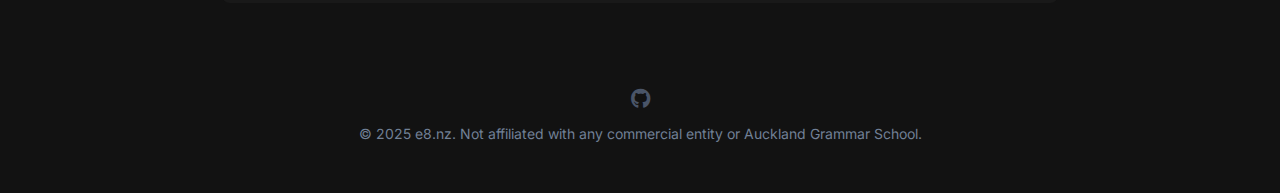
<file: resources/32739.html>
<!DOCTYPE html>
<html lang="en">
<head>
    <meta charset="UTF-8">
    <meta name="viewport" content="width=device-width, initial-scale=1.0">
    <title>e8.nz</title>
    <link rel="stylesheet" href="https://cdnjs.cloudflare.com/ajax/libs/font-awesome/6.4.0/css/all.min.css">
    <link rel="stylesheet" href="../static/navbar.css">
    <link rel="stylesheet" href="../static/loader.css">
    <link rel="stylesheet" href="../static/footer.css">
    <link rel="stylesheet" href="../static/iammaori-poem.css">
    <link rel="icon" href="../static/favicon.png">
    <meta property="og:title" content="e8.nz - Free Study Resources">
    <meta property="og:image" content="https://e8-nz.pages.dev/static/e8nzBanner.png">
    <meta property="og:url" content="https://e8.nz">
    <meta property="og:type" content="website">
    <meta name="twitter:card" content="summary_large_image">
    <link href="https://fonts.googleapis.com/css2?family=Inter:wght@300;400;500;600;700&family=Playfair+Display:wght@400;500;600&display=swap" rel="stylesheet">
</head>
<body>
    <div class="loader-container">
        <div class="loader">
            <div class="loader-logo">
                <img src="../static/logo.png" alt="Logo">
            </div>
            <div class="loader-spinner"></div>
        </div>
    </div>
    <nav class="navbar">
        <div class="navbar-container">
            <a href="../" class="navbar-brand">
                <img src="../static/logo.png" alt="Logo" class="navbar-logo">
            </a>

            <div class="navbar-links">
                <a href="../" class="nav-link">Home</a>
                <a href="../study" class="nav-link">Study</a>
            </div>

            <button class="mobile-menu-btn">
                <i class="fas fa-bars"></i>
            </button>
        </div>
    </nav>

    <div class="mobile-menu">
        <a href="../" class="nav-link">Home</a>
        <a href="../study" class="nav-link">Study</a>
    </div>
    
    <div class="app-content">
        <main class="poem-container">
            <header class="poem-header">
                <h1>I am Māori</h1>
                <p class="poem-author">By Marilyn Gardner</p>
                <div class="poem-themes">
                    <span class="theme-tag">Identity</span>
                    <span class="theme-tag">Colonialism</span>
                    <span class="theme-tag">Resilience</span>
                    <span class="theme-tag">Māori Culture</span>
                </div>
            </header>

            <article class="poem-content">
                <section class="poem-stanza">
                    <div class="stanza-text">
                        <p>Brown as mānuka honey</p>
                        <p>Rich as the forest floor.</p>
                    </div>
                    <div class="stanza-analysis">
                        <h3>Stanza 1: Identity and Connection to Land</h3>
                        <p>The poem opens with a metaphor and simile that root the speaker in nature. "Brown as mānuka honey" evokes the color of Māori skin, linking identity to a natural resource native to New Zealand, while "Rich as the forest floor" connects cultural heritage to the land. These lines celebrate a deep connection to nature and emphasize pride in Māori identity, suggesting that the speaker's heritage is both valuable and resilient.</p>
                    </div>
                </section>

                <section class="poem-stanza">
                    <div class="stanza-text">
                        <p>I have been a voyager</p>
                        <p>Crossing oceans by the stars</p>
                        <p>My destiny - tangata whenua.</p>
                    </div>
                    <div class="stanza-analysis">
                        <h3>Stanza 2: Ancestral Destiny and Indigenous Roots</h3>
                        <p>In this stanza, the speaker recalls Māori ancestors who voyaged across the Pacific using the stars for navigation. "Tangata whenua," meaning "people of the land," underlines the Indigenous connection to New Zealand. The phrase "My destiny" suggests a spiritual and ancestral bond, asserting that Māori belong to the land by birthright, not by conquest.</p>
                    </div>
                </section>
                
                                <section class="poem-stanza">
                    <div class="stanza-text">
                        <p>I have been a warrior</p>
                        <p>Defending tīpuna land</p>
                        <p>By means of utu and mana</p>
                        <p>Taiaha in my hand.</p>
                    </div>
                    <div class="stanza-analysis">
                        <h3>Stanza 3: Warrior Spirit and Cultural Values</h3>
                        <p>The speaker takes on the role of a warrior defending "tīpuna land" (ancestral land). Words like "utu" (reciprocity or revenge) and "mana" (prestige and power) reflect key Māori values. The image of the "taiaha" (a traditional Māori weapon) highlights the speaker's readiness to protect their heritage and emphasizes the warrior spirit passed down through generations. This stanza speaks to the Māori struggle to maintain cultural autonomy and defend their land.</p>
                    </div>
                </section>

                <section class="poem-stanza">
                    <div class="stanza-text">
                        <p>I have been a slave</p>
                        <p>For tribal chiefs who conquered</p>
                        <p>Yet Mahuta still stands.</p>
                    </div>
                    <div class="stanza-analysis">
                        <h3>Stanza 4: Forced Labor and Survival</h3>
                        <p>Here, the speaker reflects on times of servitude and subjugation, acknowledging both intertribal conflicts and external oppression. "Yet Mahuta still stands" could reference the resilience of Māori culture despite these hardships, possibly alluding to a historical figure (such as King Mahuta) or symbolizing enduring strength within Māori society. This line reflects how, despite past oppression, Māori identity and dignity remain intact.</p>
                    </div>
                </section>

                <section class="poem-stanza">
                    <div class="stanza-text">
                        <p>I have been miscegenised</p>
                        <p>Missionised, literized</p>
                        <p>God Almightyised</p>
                        <p>Yet I cling to my haka today.</p>
                    </div>
                    <div class="stanza-analysis">
                        <h3>Stanza 5: Cultural Erosion and Forced Assimilation</h3>
                        <p>This stanza highlights the forced assimilation that Māori people endured, including intermarriage ("miscegenised"), religious conversion ("Missionised"), and education designed to erase Indigenous identity ("literized"). The phrase "God Almightyised" critiques the imposition of Christianity, which was often used to justify colonization. Yet, by "cling[ing] to my haka," the speaker reclaims Māori traditions, showing resilience against attempts to erase Māori culture.</p>
                    </div>
                </section>

                <section class="poem-stanza">
                    <div class="stanza-text">
                        <p>I have lived in dwellings</p>
                        <p>That the real-estate men shun</p>
                        <p>Taku Kāinga now is prison</p>
                        <p>State housing and city slum.</p>
                    </div>
                    <div class="stanza-analysis">
                        <h3>Stanza 6: Displacement and Socioeconomic Hardship</h3>
                        <p>The speaker mourns the loss of traditional homes and the forced relocation to poor urban areas. "Taku Kāinga now is prison" suggests entrapment, as Māori people moved from communal lands to "State housing and city slum." The phrase "real-estate men shun" points to socioeconomic inequality, hinting that Māori are pushed into undesirable living conditions while wealthier populations occupy more favorable areas.</p>
                    </div>
                </section>

                <section class="poem-stanza">
                    <div class="stanza-text">
                        <p>I have been a native</p>
                        <p>Deserving of patronage</p>
                        <p>In the education system</p>
                        <p>Moulding me a brown pākehā.</p>
                    </div>
                    <div class="stanza-analysis">
                        <h3>Stanza 7: Education and Cultural Suppression</h3>
                        <p>The speaker critiques the education system that attempts to turn Māori into "brown pākehā" (Māori who have been assimilated into European ways). "Patronage" suggests that Māori are seen as dependent on the colonizers' goodwill. The poem critiques an education system that favors Western ideals, portraying it as an instrument of cultural suppression rather than genuine support.</p>
                    </div>
                </section>

                <section class="poem-stanza">
                    <div class="stanza-text">
                        <p>I have been a worker</p>
                        <p>Digging roadsides, felling trees</p>
                        <p>Farming land and earning pay</p>
                        <p>In city factories.</p>
                    </div>
                    <div class="stanza-analysis">
                        <h3>Stanza 8: Labor and Economic Exploitation</h3>
                        <p>In this stanza, the speaker describes manual labor in which Māori often found themselves, from farm work to factory jobs. These lines reflect the economic struggles of many Māori who, after displacement, were forced into low-wage labor to survive. This economic exploitation represents a loss of self-sufficiency, highlighting the limited opportunities available in post-colonial New Zealand.</p>
                    </div>
                </section>

                <section class="poem-stanza">
                    <div class="stanza-text">
                        <p>I have been a soldier</p>
                        <p>Fighting wars in Greece</p>
                        <p>The Middle East and Italy</p>
                        <p>Singapore and Vietnam.</p>
                    </div>
                    <div class="stanza-analysis">
                        <h3>Stanza 9: Sacrifice in Global Conflicts</h3>
                        <p>This stanza acknowledges Māori participation in global conflicts, from World War II to the Vietnam War. Despite facing discrimination at home, Māori served New Zealand in battle, sacrificing for the nation. This irony underlines the loyalty and contributions of Māori to a country that has historically marginalized them, reinforcing the theme of resilience.</p>
                    </div>
                </section>

                <section class="poem-stanza">
                    <div class="stanza-text">
                        <p>I have been an entertainer</p>
                        <p>For the tourist trade</p>
                        <p>Bring profit for New Zealand</p>
                        <p>With waiata, harakeke</p>
                        <p>And ornaments of jade.</p>
                    </div>
                    <div class="stanza-analysis">
                        <h3>Stanza 10: Commodification of Culture</h3>
                        <p>The speaker critiques the commodification of Māori culture for tourism, as Māori songs ("waiata"), traditional weaving ("harakeke"), and jade ornaments are used to promote New Zealand's image. This stanza exposes the irony of a culture exploited for profit while its people remain marginalized, reflecting how Māori traditions are commercialized rather than genuinely valued.</p>
                    </div>
                </section>

                <section class="poem-stanza">
                    <div class="stanza-text">
                        <p>I have been a victim</p>
                        <p>Of colonialism's gun</p>
                        <p>I've tried to be a Māori</p>
                        <p>Perhaps the pākehā has won</p>
                        <p>Yet...</p>
                    </div>
                    <div class="stanza-analysis">
                        <h3>Stanza 11: Victim of Colonial Oppression</h3>
                        <p>The speaker reflects on the pervasive impact of colonialism, which has shaped Māori life and identity, describing themselves as a "victim" of this oppression. "Perhaps the pākehā has won" implies that colonial forces have succeeded in changing Māori life. However, the stanza ends with "Yet...," a hint that the Māori spirit remains resilient and undefeated.</p>
                    </div>
                </section>

                <section class="poem-stanza">
                    <div class="stanza-text">
                        <p>I am Māori</p>
                        <p>Let not alcohol and drugs</p>
                        <p>Ensnare me like the fish net</p>
                        <p>Of Māui round the sun.</p>
                    </div>
                    <div class="stanza-analysis">
                        <h3>Stanza 12: Resilience and Determination</h3>
                        <p>The final stanza reaffirms the speaker's identity, declaring proudly, "I am Māori." The speaker warns against the dangers of addiction, viewing substances as traps like the "fish net / Of Māui round the sun." Māui, a hero in Māori mythology, represents resourcefulness and strength. This reference suggests a need for resilience, drawing on traditional strength to overcome modern challenges.</p>
                    </div>
                </section>

                <section class="poem-actions">
                    <button class="poem-button" id="toggle-analysis">
                        <i class="fas fa-comment-alt"></i> Toggle Analysis
                    </button>
                </section>
            </article>

            <section class="poem-conclusion">
                <h2>Conclusion</h2>
                <p>Marilyn Gardner's poem portrays Māori endurance and identity across history, emphasizing the challenges brought by colonization and the speaker's unwavering pride. Each stanza illustrates an aspect of Māori life affected by colonial influence, yet resilience remains central, echoing the power of cultural survival.</p>
            </section>
        </main>

        <footer class="app-footer">
            <div class="footer-content">
                <div class="footer-social">
                    <a href="https://github.com/c2y5/e8.nz" class="social-icon" aria-label="GitHub">
                        <i class="fab fa-github"></i>
                    </a>
                </div>
                <div class="footer-copyright">
                    &copy; 2025 e8.nz. Not affiliated with any commercial entity or Auckland Grammar School.
                </div>
            </div>
        </footer>
    </div>

    <script src="../static/script.js"></script>
    <script>
        document.getElementById("toggle-analysis").addEventListener("click", function() {
            document.querySelectorAll(".stanza-analysis").forEach(el => {
                el.style.display = el.style.display === "none" ? "block" : "none";
            });
        });
    </script>
</body>
</html>
</file>
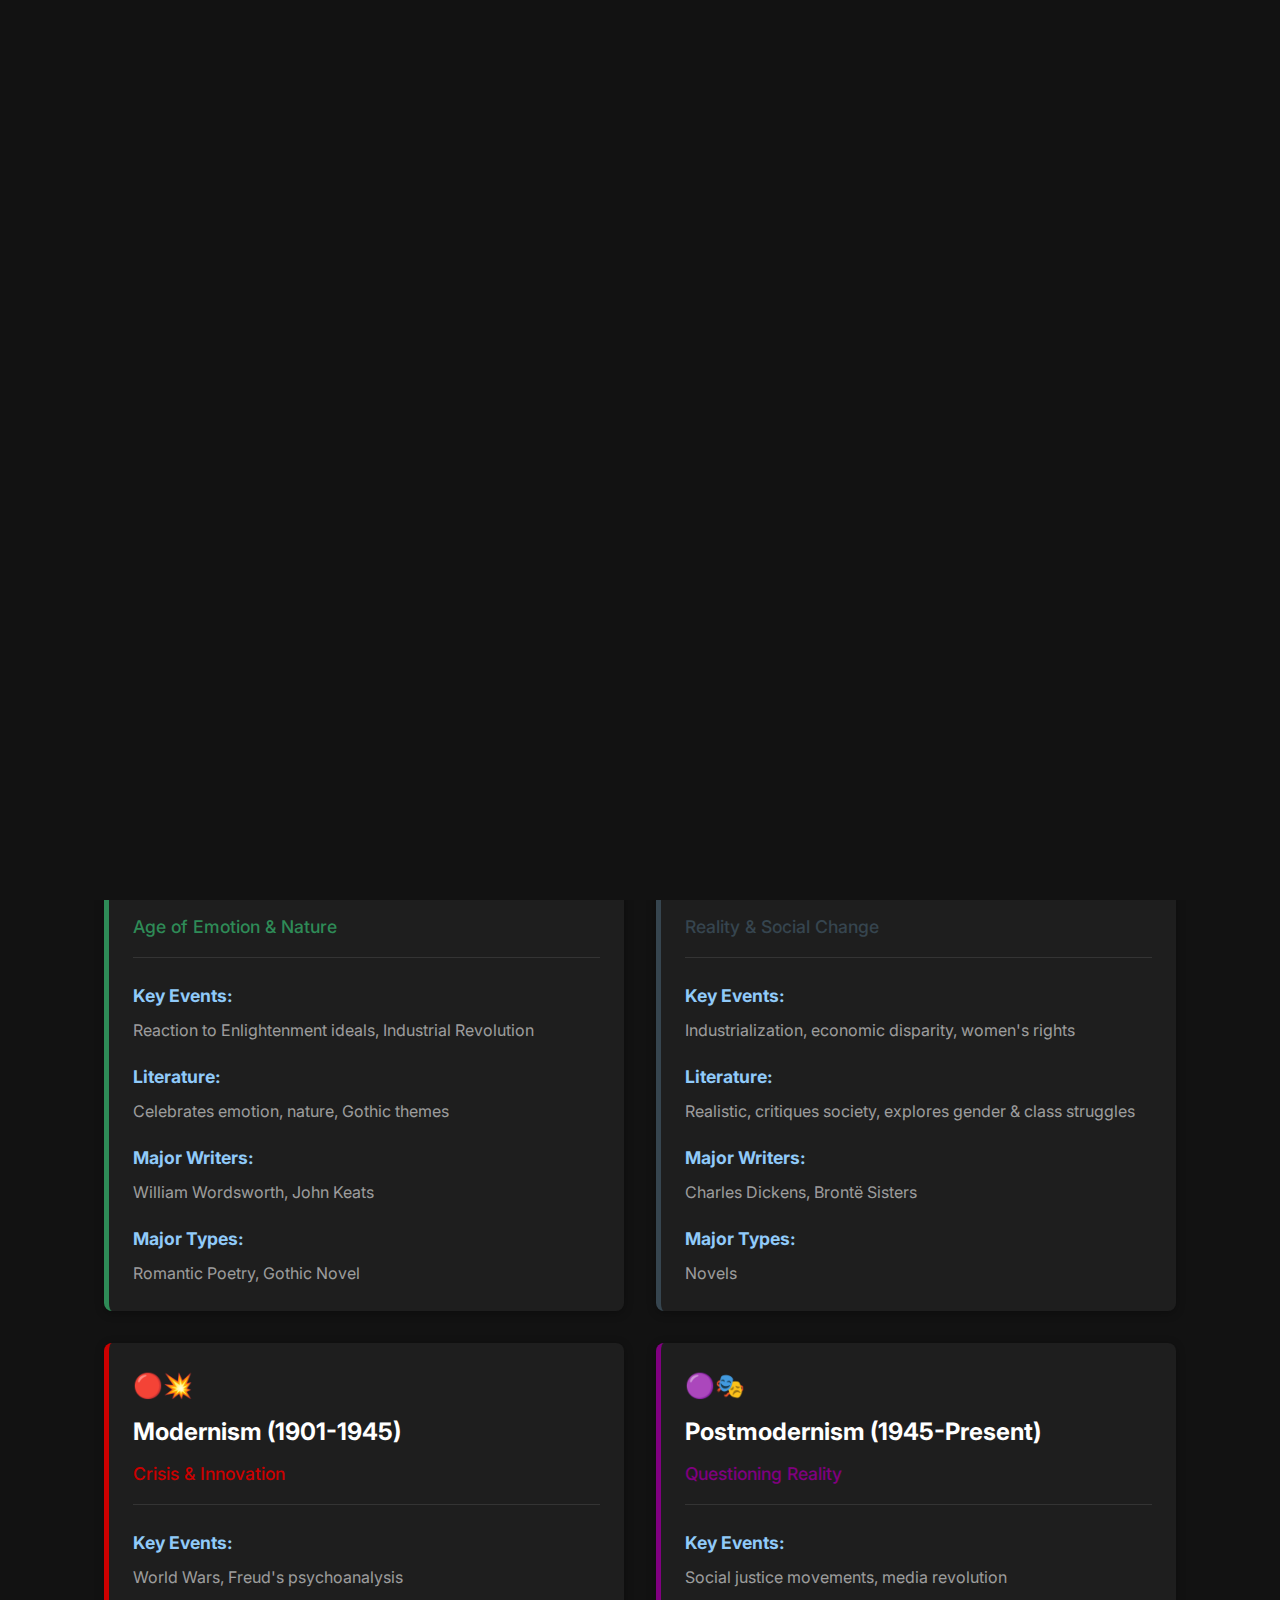
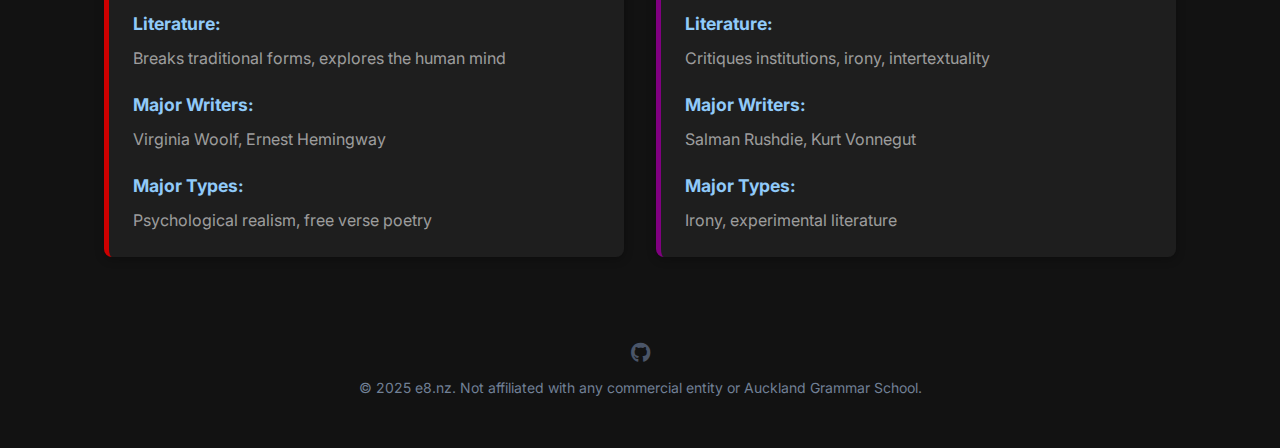
<file: resources/48261.html>
<!DOCTYPE html>
<html lang="en">
<head>
    <meta charset="UTF-8">
    <meta name="viewport" content="width=device-width, initial-scale=1.0">
    <title>Literary Eras & Movements | e8.nz</title>
    <link rel="stylesheet" href="https://cdnjs.cloudflare.com/ajax/libs/font-awesome/6.4.0/css/all.min.css">
    <link rel="stylesheet" href="../static/navbar.css">
    <link rel="stylesheet" href="../static/loader.css">
    <link rel="stylesheet" href="../static/footer.css">
    <link rel="stylesheet" href="../static/literary-eras.css">
    <link rel="icon" href="../static/favicon.png">
    <link href="https://fonts.googleapis.com/css2?family=Inter:wght@300;400;500;600;700&family=Playfair+Display:wght@400;500;600&display=swap" rel="stylesheet">
</head>
<body>
    <div class="loader-container">
        <div class="loader">
            <div class="loader-logo">
                <img src="../static/logo.png" alt="Logo">
            </div>
            <div class="loader-spinner"></div>
        </div>
    </div>
    <nav class="navbar">
        <div class="navbar-container">
            <a href="#" class="navbar-brand">
                <img src="../static/logo.png" alt="Logo" class="navbar-logo">
            </a>
            <div class="navbar-links">
                <a href="../" class="nav-link">Home</a>
                <a href="../study" class="nav-link">Study</a>
            </div>
            <button class="mobile-menu-btn">
                <i class="fas fa-bars"></i>
            </button>
        </div>
    </nav>

    <div class="mobile-menu">
        <a href="../" class="nav-link">Home</a>
        <a href="../study" class="nav-link">Study</a>
    </div>
    
    <div class="app-content">
        <main class="literary-eras-container">
            <h1>Literary Eras & Movements</h1>
            
            <div class="eras-grid">
                <div class="era-card" style="--era-color: #ffd700;">
                    <div class="era-header">
                        <span class="era-icon">🟡✨</span>
                        <h2>Renaissance (1550-1660)</h2>
                        <h3>Golden Age of Ideas</h3>
                    </div>
                    <div class="era-content">
                        <h4>Key Events:</h4>
                        <p>Decline of Catholic Church, Printing Press</p>
                        
                        <h4>Literature:</h4>
                        <p>Inspired by Ancient Greece & Rome, explores humanity</p>
                        
                        <h4>Major Writers:</h4>
                        <p>Shakespeare, Milton</p>
                        
                        <h4>Major Types:</h4>
                        <p>Drama, Poetry</p>
                    </div>
                </div>

                <div class="era-card" style="--era-color: #4169e1;">
                    <div class="era-header">
                        <span class="era-icon">🔵📜</span>
                        <h2>Enlightenment (1660-1790)</h2>
                        <h3>Age of Reason</h3>
                    </div>
                    <div class="era-content">
                        <h4>Key Events:</h4>
                        <p>Scientific advancements, limitation of monarchy</p>
                        
                        <h4>Literature:</h4>
                        <p>Focus on democracy, rights, realism</p>
                        
                        <h4>Major Writers:</h4>
                        <p>Jonathan Swift, John Locke</p>
                        
                        <h4>Major Types:</h4>
                        <p>The modern novel</p>
                    </div>
                </div>

                <div class="era-card" style="--era-color: #2e8b57;">
                    <div class="era-header">
                        <span class="era-icon">🌿🌊</span>
                        <h2>Romanticism (1790-1830)</h2>
                        <h3>Age of Emotion & Nature</h3>
                    </div>
                    <div class="era-content">
                        <h4>Key Events:</h4>
                        <p>Reaction to Enlightenment ideals, Industrial Revolution</p>
                        
                        <h4>Literature:</h4>
                        <p>Celebrates emotion, nature, Gothic themes</p>
                        
                        <h4>Major Writers:</h4>
                        <p>William Wordsworth, John Keats</p>
                        
                        <h4>Major Types:</h4>
                        <p>Romantic Poetry, Gothic Novel</p>
                    </div>
                </div>

                <div class="era-card" style="--era-color: #36454f;">
                    <div class="era-header">
                        <span class="era-icon">⚫🏭</span>
                        <h2>Victorian (1830-1901)</h2>
                        <h3>Reality & Social Change</h3>
                    </div>
                    <div class="era-content">
                        <h4>Key Events:</h4>
                        <p>Industrialization, economic disparity, women's rights</p>
                        
                        <h4>Literature:</h4>
                        <p>Realistic, critiques society, explores gender & class struggles</p>
                        
                        <h4>Major Writers:</h4>
                        <p>Charles Dickens, Brontë Sisters</p>
                        
                        <h4>Major Types:</h4>
                        <p>Novels</p>
                    </div>
                </div>

                <div class="era-card" style="--era-color: #cc0000;">
                    <div class="era-header">
                        <span class="era-icon">🔴💥</span>
                        <h2>Modernism (1901-1945)</h2>
                        <h3>Crisis & Innovation</h3>
                    </div>
                    <div class="era-content">
                        <h4>Key Events:</h4>
                        <p>World Wars, Freud's psychoanalysis</p>
                        
                        <h4>Literature:</h4>
                        <p>Breaks traditional forms, explores the human mind</p>
                        
                        <h4>Major Writers:</h4>
                        <p>Virginia Woolf, Ernest Hemingway</p>
                        
                        <h4>Major Types:</h4>
                        <p>Psychological realism, free verse poetry</p>
                    </div>
                </div>

                <div class="era-card" style="--era-color: #800080;">
                    <div class="era-header">
                        <span class="era-icon">🟣🎭</span>
                        <h2>Postmodernism (1945-Present)</h2>
                        <h3>Questioning Reality</h3>
                    </div>
                    <div class="era-content">
                        <h4>Key Events:</h4>
                        <p>Social justice movements, media revolution</p>
                        
                        <h4>Literature:</h4>
                        <p>Critiques institutions, irony, intertextuality</p>
                        
                        <h4>Major Writers:</h4>
                        <p>Salman Rushdie, Kurt Vonnegut</p>
                        
                        <h4>Major Types:</h4>
                        <p>Irony, experimental literature</p>
                    </div>
                </div>
            </div>
        </main>

        <footer class="app-footer">
            <div class="footer-content">
                <div class="footer-social">
                    <a href="https://github.com/c2y5/e8.nz" class="social-icon" aria-label="GitHub">
                        <i class="fab fa-github"></i>
                    </a>
                </div>
                <div class="footer-copyright">
                    &copy; 2025 e8.nz. Not affiliated with any commercial entity or Auckland Grammar School.
                </div>
            </div>
        </footer>
    </div>

    <script src="../static/script.js"></script>
</body>
</html>
</file>
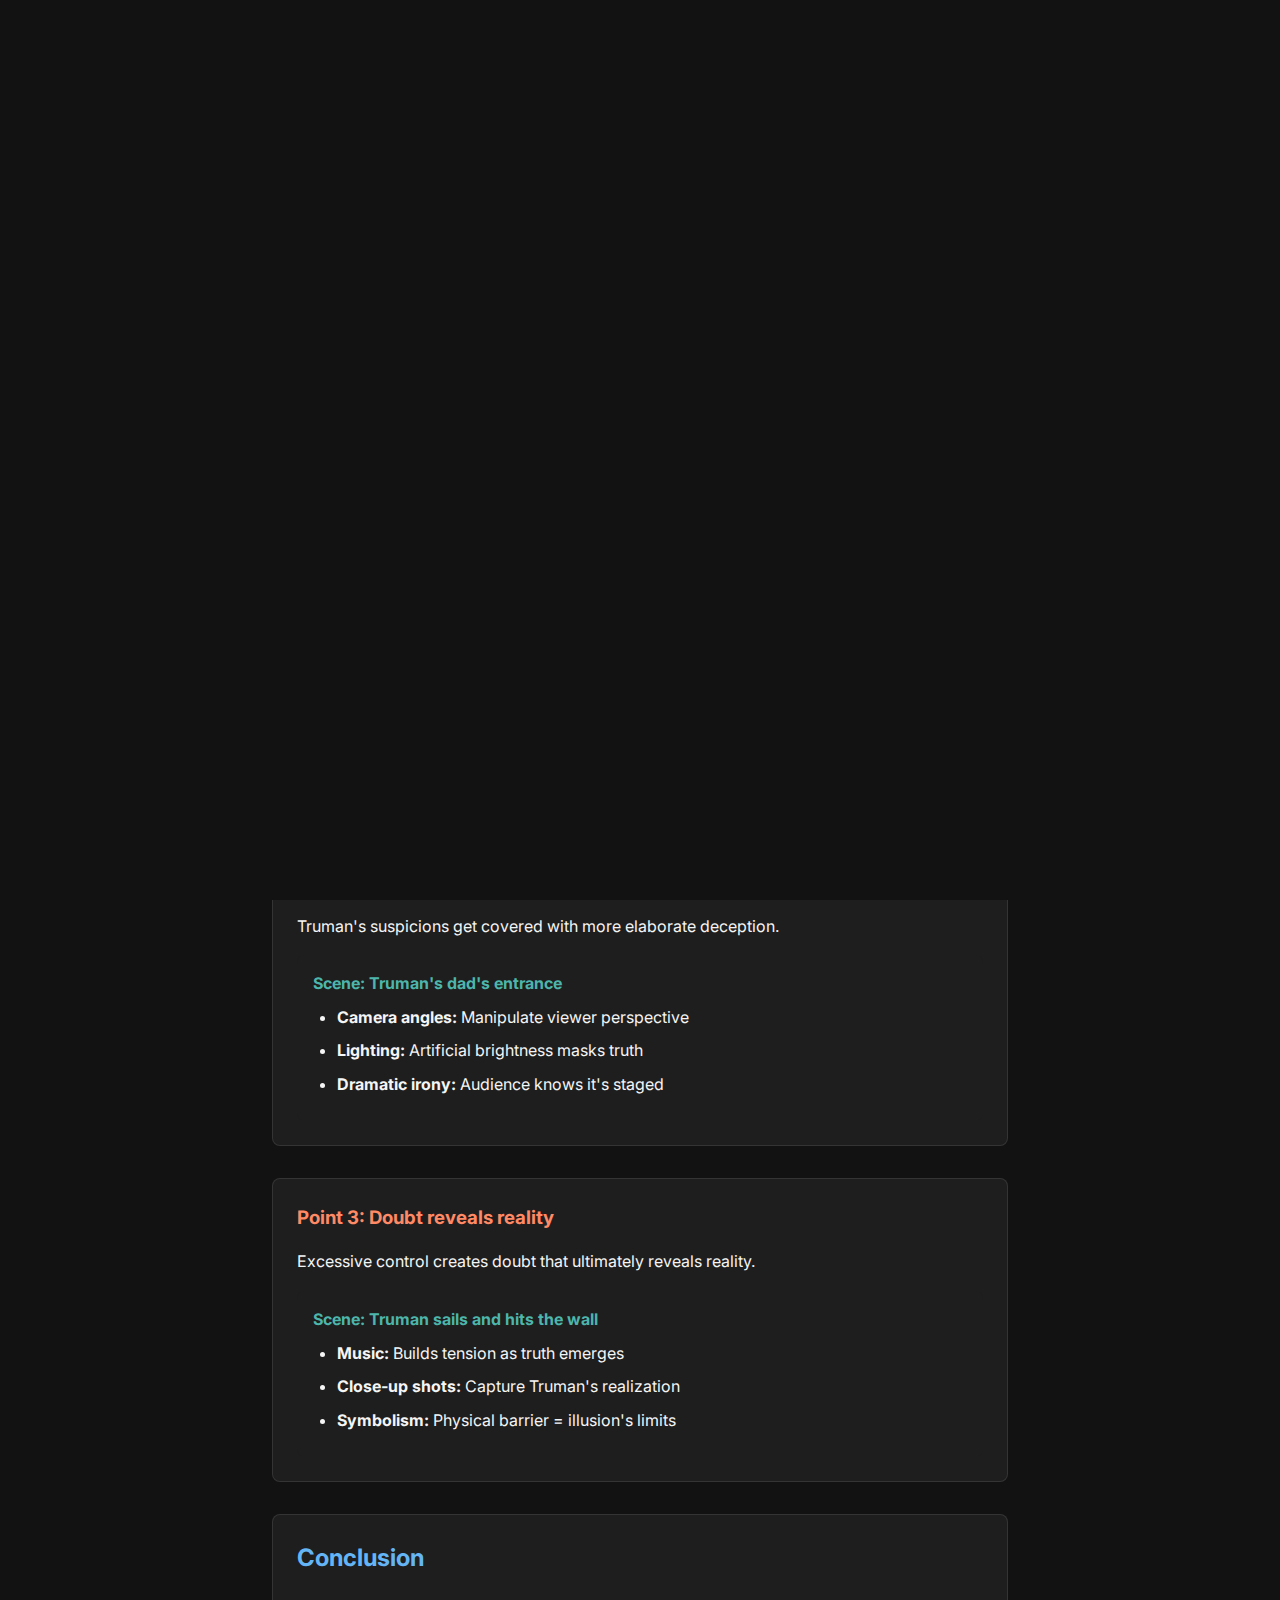
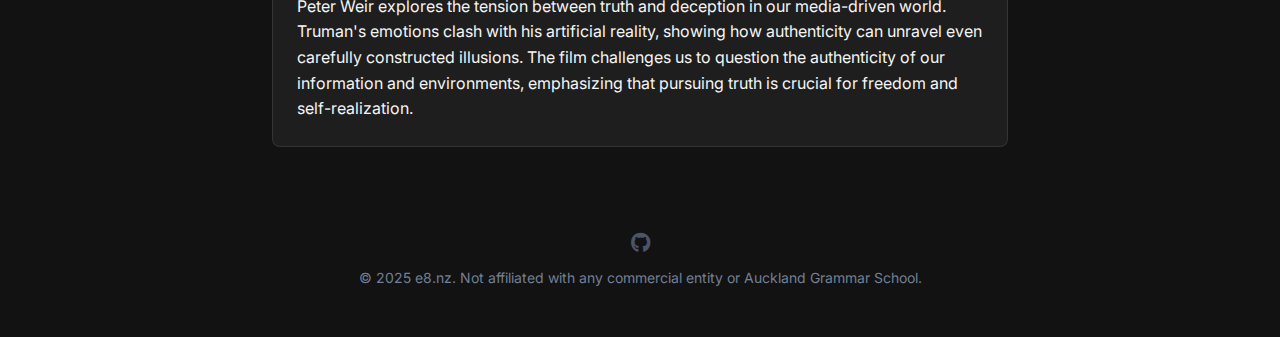
<file: resources/83627.html>
<!DOCTYPE html>
<html lang="en">
<head>
    <meta charset="UTF-8">
    <meta name="viewport" content="width=device-width, initial-scale=1.0">
    <title>e8.nz</title>
    <link rel="stylesheet" href="https://cdnjs.cloudflare.com/ajax/libs/font-awesome/6.4.0/css/all.min.css">
    <link rel="stylesheet" href="../static/navbar.css">
    <link rel="stylesheet" href="../static/loader.css">
    <link rel="stylesheet" href="../static/footer.css">
    <link rel="stylesheet" href="../static/trumanshow-analysis.css">
    <link rel="icon" href="../static/favicon.png">
    <link href="https://fonts.googleapis.com/css2?family=Inter:wght@300;400;500;600;700&display=swap" rel="stylesheet">
</head>
<body>
    <div class="loader-container">
        <div class="loader">
            <div class="loader-logo">
                <img src="../static/logo.png" alt="Logo">
            </div>
            <div class="loader-spinner"></div>
        </div>
    </div>
    <nav class="navbar">
        <div class="navbar-container">
            <a href="#" class="navbar-brand">
                <img src="../static/logo.png" alt="Logo" class="navbar-logo">
            </a>
            <div class="navbar-links">
                <a href="../" class="nav-link">Home</a>
                <a href="../study" class="nav-link">Study</a>
            </div>
            <button class="mobile-menu-btn">
                <i class="fas fa-bars"></i>
            </button>
        </div>
    </nav>

    <div class="mobile-menu">
        <a href="../" class="nav-link">Home</a>
        <a href="../study" class="nav-link">Study</a>
    </div>
    
    <div class="app-content">
        <main class="analysis-container">
            <article class="essay">
                <h1>Reality vs Illusion in The Truman Show</h1>
                
                <section class="thesis">
                    <h2>Thesis:</h2>
                    <p>The conflict between Reality and Illusion in The Truman Show reveals how media constructs artificial realities.</p>
                    <ol>
                        <li>Emotions are threats to Illusion</li>
                        <li>Threats to Illusion are covered with more Illusion/deception</li>
                        <li>More Illusion causes doubt in the Illusion and reveals reality</li>
                    </ol>
                </section>

                <section class="point">
                    <h3>Point 1: Emotions threaten the Illusion</h3>
                    <p>Truman's experiences and feelings threaten Christof's control over Truman.</p>
                    <div class="scene-analysis">
                        <h4>Scene: Truman with Sylvia</h4>
                        <ul>
                            <li><strong>Close-up shots:</strong> Highlight Truman's genuine emotions</li>
                            <li><strong>Lighting:</strong> Contrasts warm memories with cold reality</li>
                            <li><strong>Music:</strong> Emotional cues underscore authenticity</li>
                        </ul>
                    </div>
                </section>

                <section class="point">
                    <h3>Point 2: More deception covers threats</h3>
                    <p>Truman's suspicions get covered with more elaborate deception.</p>
                    <div class="scene-analysis">
                        <h4>Scene: Truman's dad's entrance</h4>
                        <ul>
                            <li><strong>Camera angles:</strong> Manipulate viewer perspective</li>
                            <li><strong>Lighting:</strong> Artificial brightness masks truth</li>
                            <li><strong>Dramatic irony:</strong> Audience knows it's staged</li>
                        </ul>
                    </div>
                </section>

                <section class="point">
                    <h3>Point 3: Doubt reveals reality</h3>
                    <p>Excessive control creates doubt that ultimately reveals reality.</p>
                    <div class="scene-analysis">
                        <h4>Scene: Truman sails and hits the wall</h4>
                        <ul>
                            <li><strong>Music:</strong> Builds tension as truth emerges</li>
                            <li><strong>Close-up shots:</strong> Capture Truman's realization</li>
                            <li><strong>Symbolism:</strong> Physical barrier = illusion's limits</li>
                        </ul>
                    </div>
                </section>

                <section class="conclusion">
                    <h2>Conclusion</h2>
                    <p>Peter Weir explores the tension between truth and deception in our media-driven world. Truman's emotions clash with his artificial reality, showing how authenticity can unravel even carefully constructed illusions. The film challenges us to question the authenticity of our information and environments, emphasizing that pursuing truth is crucial for freedom and self-realization.</p>
                </section>
            </article>
        </main>

        <footer class="app-footer">
            <div class="footer-content">
                <div class="footer-social">
                    <a href="https://github.com/c2y5/e8.nz" class="social-icon" aria-label="GitHub">
                        <i class="fab fa-github"></i>
                    </a>
                </div>
                <div class="footer-copyright">
                    &copy; 2025 e8.nz. Not affiliated with any commercial entity or Auckland Grammar School.
                </div>
            </div>
        </footer>
    </div>

    <script src="../static/script.js"></script>
</body>
</html>
</file>
<file: static/navbar.css>
:root {
  --bg-dark: #121212;
  --card-bg: #1e1e1e;
  --card-border: rgba(255, 255, 255, 0.08);

  --text-light: #f5f5f5;
  --text-muted: rgba(245, 245, 245, 0.6);
  --text-highlight: #ffffff;

  --primary: #64b5f6;
  --primary-light: #90caf9;
  --primary-dark: #42a5f5;

  --accent: #ff8a65;
  --teal: #4db6ac;
  --success: #81c784;
  --warning: #ffb74d;
  --error: #e57373;

  --shadow-primary: 0 4px 15px rgba(66, 165, 245, 0.2);
  --shadow-card: 0 2px 10px rgba(0, 0, 0, 0.3);

  --border-light: 1px solid rgba(255, 255, 255, 0.1);
  --border-radius: 8px;
}

html {
  scroll-behavior: smooth;
}

* {
  margin: 0;
  padding: 0;
  box-sizing: border-box;
}

body {
  background-color: var(--bg-dark);
  color: var(--text-light);
  font-family: "Inter", -apple-system, BlinkMacSystemFont, sans-serif;
  line-height: 1.6;
}

.navbar {
  position: fixed;
  top: 0;
  left: 0;
  right: 0;
  background: var(--card-bg);
  padding: 0 2rem;
  border-bottom: var(--border-light);
  z-index: 1000;
  height: 70px;
  display: flex;
  align-items: center;
  box-shadow: var(--shadow-card);
}

.navbar-container {
  width: 100%;
  max-width: 1200px;
  margin: 0 auto;
  display: flex;
  justify-content: space-between;
  align-items: center;
}

.navbar-brand {
  display: flex;
  align-items: center;
  gap: 0.75rem;
  text-decoration: none;
  color: var(--text-light);
}

.navbar-logo {
  height: 4.5rem;
  width: auto;
  transition: transform 0.3s ease;
}

.navbar-brand:hover .navbar-logo {
  transform: scale(1.05);
}

.navbar-links {
  display: flex;
  align-items: center;
  gap: 1.5rem;
}

.nav-link {
  color: var(--text-muted);
  text-decoration: none;
  font-weight: 500;
  transition: all 0.3s ease;
  position: relative;
  padding: 0.5rem 0;
}

.nav-link:hover {
  color: var(--text-light);
}

.nav-link.active {
  color: var(--primary-light);
}

.nav-link.active::after {
  content: "";
  position: absolute;
  bottom: 0;
  left: 0;
  width: 100%;
  height: 2px;
  background: var(--primary-light);
  border-radius: 2px;
}

.nav-button {
  background: linear-gradient(135deg, var(--primary), var(--primary-dark));
  color: var(--bg-dark) !important;
  padding: 0.5rem 1.25rem;
  border-radius: var(--border-radius);
  font-weight: 600;
  display: flex;
  align-items: center;
  gap: 0.5rem;
  transition: all 0.3s ease;
  text-decoration: none;
  border: none;
  cursor: pointer;
}

.nav-button:hover {
  transform: translateY(-2px);
  box-shadow: var(--shadow-primary);
}

.mobile-menu-btn {
  display: none;
  background: none;
  border: none;
  color: var(--text-light);
  font-size: 1.5rem;
  cursor: pointer;
  padding: 0.5rem;
}

.mobile-menu {
  position: fixed;
  top: 70px;
  left: 0;
  right: 0;
  background: var(--card-bg);
  padding: 1.5rem;
  border-top: var(--border-light);
  display: none;
  flex-direction: column;
  gap: 1.5rem;
  z-index: 999;
  transform: translateY(-100%);
  transition: transform 0.3s ease;
  box-shadow: var(--shadow-card);
}

.mobile-menu.open {
  transform: translateY(0);
  display: flex;
}

.app-content {
  margin-top: 90px;
  padding: 2rem;
  max-width: 1200px;
  margin-left: auto;
  margin-right: auto;
}

.study-card {
  background: var(--card-bg);
  border-radius: var(--border-radius);
  padding: 1.5rem;
  margin-bottom: 1.5rem;
  border: var(--border-light);
  box-shadow: var(--shadow-card);
  transition: transform 0.3s ease;
}

.study-card:hover {
  transform: translateY(-5px);
}

@media (max-width: 768px) {
  .navbar-links {
    display: none;
  }

  .mobile-menu-btn {
    display: block;
  }

  .navbar {
    padding: 0 1rem;
    height: 60px;
  }

  .navbar-logo {
    height: 2rem;
  }

  .app-content {
    margin-top: 80px;
    padding: 1rem;
  }
}
</file>
<file: static/loader.css>
.loader-container {
  position: fixed;
  top: 0;
  left: 0;
  width: 100%;
  height: 100%;
  background-color: var(--bg-dark);
  display: flex;
  justify-content: center;
  align-items: center;
  z-index: 9999;
  opacity: 1;
  transition: opacity 0.3s ease-out;
}

.loader {
  display: flex;
  flex-direction: column;
  align-items: center;
  gap: 2rem;
}

.loader-logo img {
  height: 6rem;
  width: auto;
  opacity: 0;
  transform: translateY(20px);
  animation: fadeInUp 0.3s ease-out forwards;
}

.loader-spinner {
  width: 50px;
  height: 50px;
  border: 3px solid rgba(255, 255, 255, 0.1);
  border-radius: 50%;
  border-top-color: var(--primary-light);
  animation: spin 1s linear infinite;
  opacity: 0;
  animation-delay: 0.4s;
  animation-fill-mode: forwards;
}

@keyframes fadeInUp {
  to {
    opacity: 1;
    transform: translateY(0);
  }
}

@keyframes spin {
  to {
    transform: rotate(360deg);
    opacity: 1;
  }
}

body.loaded .loader-container {
  opacity: 0;
  pointer-events: none;
}
</file>
<file: static/footer.css>
.app-footer {
  background-color: var(--bg-dark);
  margin-top: 5rem;
  border-top: 1px solid var(--border-light);
}

.footer-content {
  max-width: 1200px;
  margin: 0 auto;
  display: flex;
  flex-direction: column;
  align-items: center;
  text-align: center;
}

.footer-social {
  display: flex;
  gap: 1.5rem;
}

.social-icon {
  color: #4a5568;
  font-size: 1.25rem;
  transition: color 0.2s;
}

.social-icon:hover {
  color: var(--text-light);
}

.footer-copyright {
  color: #718096;
  font-size: 0.875rem;
  margin-top: 0.5rem;
  margin-bottom: 1rem;
}
</file>
<file: static/landing.css>
:root {
  --hero-gradient: linear-gradient(
    135deg,
    rgba(30, 30, 30, 0.9) 0%,
    rgba(18, 18, 18, 0.95) 100%
  );
}

.hero-section {
  min-height: calc(100vh - 70px);
  display: flex;
  align-items: center;
  padding: 2rem;
  position: relative;
  overflow: hidden;
}

.hero-content {
  flex: 1;
  z-index: 2;
  max-width: 600px;
}

.hero-logo img {
  display: none;
}

.hero-image {
  flex: 1;
  display: flex;
  justify-content: center;
  align-items: center;
  z-index: 1;
}

.hero-image img {
  max-width: 100%;
  height: auto;
  animation: float 6s ease-in-out infinite;
  border-radius: 16px;
}

.hero-section h1 {
  font-size: 3.5rem;
  font-weight: 700;
  margin-bottom: 1.5rem;
  line-height: 1.2;
  background: linear-gradient(to right, var(--primary-light), var(--teal));
  background-clip: text;
  -webkit-text-fill-color: transparent;
}

.hero-subtitle {
  font-size: 1.25rem;
  color: var(--text-muted);
  margin-bottom: 2.5rem;
  max-width: 80%;
}

.hero-buttons {
  display: flex;
  gap: 1rem;
  margin-top: 2rem;
}

.primary-button,
.secondary-button {
  padding: 0.75rem 1.5rem;
  border-radius: var(--border-radius);
  font-weight: 600;
  text-decoration: none;
  display: inline-flex;
  align-items: center;
  gap: 0.5rem;
  transition: all 0.3s ease;
}

.primary-button {
  background: linear-gradient(135deg, var(--primary), var(--primary-dark));
  color: var(--bg-dark);
}

.primary-button:hover {
  transform: translateY(-2px);
  box-shadow: var(--shadow-primary);
}

.secondary-button {
  background: transparent;
  color: var(--primary-light);
  border: 1px solid var(--primary-light);
}

.secondary-button:hover {
  background: rgba(100, 181, 246, 0.1);
  transform: translateY(-2px);
}

.section-header {
  text-align: center;
  margin-bottom: 3rem;
}

.section-header h2 {
  font-size: 2.5rem;
  margin-bottom: 1rem;
  color: var(--text-highlight);
}

.section-header p {
  color: var(--text-muted);
  font-size: 1.1rem;
  max-width: 700px;
  margin: 0 auto;
}

.study-grid {
  display: grid;
  grid-template-columns: repeat(auto-fit, minmax(300px, 1fr));
  gap: 2rem;
  margin: 0 auto;
  max-width: 1200px;
}

.study-card {
  background: var(--card-bg);
  border-radius: var(--border-radius);
  padding: 2rem;
  border: var(--border-light);
  box-shadow: var(--shadow-card);
  transition: all 0.3s ease;
  display: flex;
  flex-direction: column;
}

.study-card:hover {
  transform: translateY(-5px);
  box-shadow: 0 10px 20px rgba(0, 0, 0, 0.3);
}

.card-icon {
  font-size: 2rem;
  color: var(--primary-light);
  margin-bottom: 1.5rem;
}

.study-card h3 {
  font-size: 1.5rem;
  margin-bottom: 1rem;
  color: var(--text-highlight);
}

.study-card p {
  color: var(--text-muted);
  margin-bottom: 1.5rem;
  flex-grow: 1;
}

.card-link {
  color: var(--primary-light);
  text-decoration: none;
  font-weight: 500;
  display: inline-flex;
  align-items: center;
  gap: 0.5rem;
  transition: color 0.2s;
}

.card-link:hover {
  color: var(--primary);
}

.features-section {
  padding: 5rem 2rem;
  background: var(--card-bg);
}

.features-grid {
  display: grid;
  grid-template-columns: repeat(auto-fit, minmax(250px, 1fr));
  gap: 2rem;
  max-width: 1200px;
  margin: 0 auto;
}

.feature-card {
  background: rgba(30, 30, 30, 0.6);
  border-radius: var(--border-radius);
  padding: 2rem;
  text-align: center;
  transition: all 0.3s ease;
  border: var(--border-light);
}

.feature-card:hover {
  transform: translateY(-5px);
  background: rgba(30, 30, 30, 0.8);
}

.feature-icon {
  font-size: 2.5rem;
  color: var(--primary-light);
  margin-bottom: 1.5rem;
}

.feature-card h3 {
  font-size: 1.25rem;
  margin-bottom: 1rem;
  color: var(--text-highlight);
}

.feature-card p {
  color: var(--text-muted);
}

.cta-section {
  padding: 5rem 2rem;
  text-align: center;
  background: linear-gradient(
    135deg,
    rgba(30, 30, 30, 0.9),
    rgba(18, 18, 18, 0.95)
  );
}

.cta-content h2 {
  font-size: 2.5rem;
  margin-bottom: 1rem;
  color: var(--text-highlight);
}

.cta-content p {
  color: var(--text-muted);
  font-size: 1.1rem;
  max-width: 700px;
  margin: 0 auto 2rem;
}

.cta-buttons {
  display: flex;
  gap: 1rem;
  justify-content: center;
}

@keyframes float {
  0% {
    transform: translateY(0px);
  }
  50% {
    transform: translateY(-15px);
  }
  100% {
    transform: translateY(0px);
  }
}

@media (max-width: 1024px) {
  .hero-section {
    flex-direction: column;
    text-align: center;
    padding-top: 4rem;
  }

  .hero-content {
    max-width: 100%;
    margin-bottom: 3rem;
  }

  .hero-subtitle {
    max-width: 100%;
    margin-left: auto;
    margin-right: auto;
  }

  .hero-buttons {
    justify-content: center;
  }
}

@media (max-width: 768px) {
  .hero-section h1 {
    font-size: 2.5rem;
  }

  .section-header h2 {
    font-size: 2rem;
  }

  .cta-buttons,
  .hero-buttons {
    flex-direction: column;
    gap: 1rem;
  }

  .primary-button,
  .secondary-button {
    width: 100%;
    justify-content: center;
  }

  .hero-logo {
    align-items: center;
  }

  .hero-logo img {
    display: block;
    height: 150px;
    width: auto;
    max-width: 100%;
  }
}

@media (max-width: 480px) {
  .hero-section h1 {
    font-size: 2rem;
  }

  .hero-subtitle {
    font-size: 1rem;
  }

  .section-header h2 {
    font-size: 1.75rem;
  }
}
</file>
<file: static/study.css>
.study-container {
  max-width: 1200px;
  margin: 2rem auto;
  padding: 0 2rem;
}

.study-title {
  font-size: 2.5rem;
  color: var(--text-highlight);
  margin-bottom: 3rem;
  text-align: center;
}

.form-section {
  margin-bottom: 4rem;
  background: var(--card-bg);
  border-radius: var(--border-radius);
  padding: 2rem;
  border: var(--border-light);
  box-shadow: var(--shadow-card);
}

.form-header {
  display: flex;
  justify-content: space-between;
  align-items: center;
  margin-bottom: 2rem;
  padding-bottom: 1rem;
  border-bottom: var(--border-light);
}

.form-header h2 {
  font-size: 1.8rem;
  color: var(--primary-light);
}

.status-badge {
  padding: 0.5rem 1rem;
  border-radius: 20px;
  font-size: 0.9rem;
  font-weight: 600;
  display: inline-flex;
  align-items: center;
  gap: 0.5rem;
}

.status-finished {
  background-color: rgba(129, 199, 132, 0.2);
  color: var(--success);
}

.status-in-progress {
  background-color: rgba(255, 183, 77, 0.2);
  color: var(--warning);
}

.status-planned {
  background-color: rgba(229, 115, 115, 0.2);
  color: var(--error);
}

.subject-grid {
  display: grid;
  grid-template-columns: repeat(auto-fit, minmax(300px, 1fr));
  gap: 2rem;
}

.subject-card {
  background: rgba(30, 30, 30, 0.6);
  border-radius: var(--border-radius);
  padding: 1.5rem;
  transition: all 0.3s ease;
}

.subject-card:hover {
  transform: translateY(-5px);
  box-shadow: 0 10px 20px rgba(0, 0, 0, 0.2);
}

.subject-card h3 {
  font-size: 1.3rem;
  margin-bottom: 1rem;
  color: var(--text-highlight);
  padding-bottom: 0.5rem;
  border-bottom: 1px solid rgba(255, 255, 255, 0.1);
}

.resource-list {
  list-style: none;
}

.resource-list li {
  margin-bottom: 0.75rem;
}

.resource-list a {
  color: var(--text-muted);
  text-decoration: none;
  transition: color 0.2s;
  display: flex;
  align-items: center;
  gap: 0.5rem;
}

.resource-list a:hover {
  color: var(--primary-light);
}

.resource-list a i {
  width: 20px;
  text-align: center;
}

.coming-soon {
  color: var(--text-muted);
  font-style: italic;
  font-size: 0.9rem;
}

@media (max-width: 768px) {
  .study-container {
    padding: 0 1rem;
  }

  .study-title {
    font-size: 2rem;
  }

  .form-header {
    flex-direction: column;
    align-items: flex-start;
    gap: 1rem;
  }

  .subject-grid {
    grid-template-columns: 1fr;
  }
}
</file>
<file: static/bea.css>
body {
  background-color: #121212;
  font-family: "Segoe UI", Tahoma, Geneva, Verdana, sans-serif;
  color: #f1f1f1;
  line-height: 1.6;
}

.commerce-container {
  max-width: 1200px;
  margin: 3rem auto;
  padding: 0 2rem;
}

.commerce-title {
  font-size: 2.5rem;
  color: var(--primary-light, #90caf9);
  text-align: center;
  margin-bottom: 2rem;
}

.section {
  background: var(--card-bg, #1e1e1e);
  border-radius: var(--border-radius, 8px);
  padding: 2rem;
  margin-bottom: 2rem;
  box-shadow: var(--shadow-card, 0 4px 10px rgba(0, 0, 0, 0.3));
  border: var(--border-light, 1px solid rgba(255, 255, 255, 0.1));
}

.section h2 {
  color: var(--text-highlight, #ffffff);
  margin-bottom: 1rem;
}

ul.topic-list {
  padding-left: 1.5rem;
}

ul.topic-list li {
  margin-bottom: 0.5rem;
}

.highlight {
  font-weight: bold;
  color: var(--primary-light, #90caf9);
}
</file>
<file: static/iammaori-poem.css>
.poem-container {
  max-width: 900px;
  margin: 2rem auto;
  padding: 0 2rem;
  color: var(--text-light);
  font-family: "Inter", sans-serif;
}

.poem-header {
  text-align: center;
  margin-bottom: 3rem;
  border-bottom: var(--border-light);
  padding-bottom: 2rem;
}

.poem-header h1 {
  font-family: "Playfair Display", serif;
  font-size: 2.8rem;
  color: var(--primary-light);
  margin-bottom: 0.5rem;
}

.poem-author {
  font-size: 1.2rem;
  color: var(--text-muted);
  margin-bottom: 1.5rem;
}

.poem-themes {
  display: flex;
  justify-content: center;
  gap: 0.8rem;
  flex-wrap: wrap;
}

.theme-tag {
  background-color: rgba(100, 181, 246, 0.2);
  color: var(--primary-light);
  padding: 0.4rem 1rem;
  border-radius: 20px;
  font-size: 0.9rem;
}

.poem-stanza {
  background: var(--card-bg);
  border-radius: var(--border-radius);
  padding: 1.5rem;
  margin-bottom: 2rem;
  border: var(--border-light);
  box-shadow: var(--shadow-card);
}

.stanza-text {
  font-family: "Playfair Display", serif;
  font-size: 1.2rem;
  line-height: 1.8;
  margin-bottom: 1.5rem;
  padding-bottom: 1.5rem;
  border-bottom: 1px solid rgba(255, 255, 255, 0.1);
}

.stanza-text p {
  margin: 0.5rem 0;
}

.stanza-analysis h3 {
  color: var(--primary-light);
  font-size: 1.3rem;
  margin-bottom: 1rem;
}

.stanza-analysis p {
  line-height: 1.7;
  color: var(--text-muted);
}

.poem-actions {
  display: flex;
  gap: 1rem;
  justify-content: center;
  margin: 3rem 0;
}

.poem-button {
  background: linear-gradient(135deg, var(--primary), var(--primary-dark));
  color: var(--bg-dark);
  padding: 0.8rem 1.5rem;
  border-radius: var(--border-radius);
  font-weight: 600;
  border: none;
  cursor: pointer;
  display: flex;
  align-items: center;
  gap: 0.5rem;
  transition: all 0.3s ease;
}

.poem-button:hover {
  transform: translateY(-2px);
  box-shadow: var(--shadow-primary);
}

.poem-conclusion {
  background: rgba(30, 30, 30, 0.6);
  border-radius: var(--border-radius);
  padding: 2rem;
  margin-top: 3rem;
}

.poem-conclusion h2 {
  color: var(--primary-light);
  font-size: 1.8rem;
  margin-bottom: 1rem;
}

.poem-conclusion p {
  line-height: 1.7;
  color: var(--text-muted);
}

@media (max-width: 768px) {
  .poem-container {
    padding: 0 1rem;
  }

  .poem-header h1 {
    font-size: 2.2rem;
  }

  .poem-actions {
    flex-direction: column;
  }

  .poem-button {
    justify-content: center;
  }
}
</file>
<file: static/literary-eras.css>
.literary-eras-container {
  max-width: 1200px;
  margin: 2rem auto;
  padding: 0 2rem;
}

.literary-eras-container h1 {
  font-size: 2.5rem;
  color: var(--primary-light);
  margin-bottom: 2rem;
  text-align: center;
}

.eras-grid {
  display: grid;
  grid-template-columns: repeat(auto-fit, minmax(350px, 1fr));
  gap: 2rem;
}

.era-card {
  background: var(--card-bg);
  border-radius: var(--border-radius);
  padding: 1.5rem;
  border-left: 5px solid var(--era-color);
  transition: transform 0.3s ease;
  box-shadow: var(--shadow-card);
}

.era-card:hover {
  transform: translateY(-5px);
}

.era-header {
  margin-bottom: 1.5rem;
  padding-bottom: 1rem;
  border-bottom: 1px solid rgba(255, 255, 255, 0.1);
}

.era-header h2 {
  font-size: 1.5rem;
  color: var(--text-highlight);
  margin: 0.5rem 0;
}

.era-header h3 {
  font-size: 1.1rem;
  color: var(--era-color);
  font-weight: 500;
  margin: 0;
}

.era-icon {
  font-size: 1.5rem;
}

.era-content h4 {
  color: var(--primary-light);
  font-size: 1.1rem;
  margin: 1.2rem 0 0.5rem;
}

.era-content p {
  color: var(--text-muted);
  line-height: 1.6;
  margin: 0;
}

@media (max-width: 768px) {
  .literary-eras-container {
    padding: 0 1rem;
  }

  .eras-grid {
    grid-template-columns: 1fr;
  }

  .literary-eras-container h1 {
    font-size: 2rem;
  }
}
</file>
<file: static/trumanshow-analysis.css>
.analysis-container {
  max-width: 800px;
  margin: 2rem auto;
  padding: 0 2rem;
  color: var(--text-light);
}

.essay h1 {
  font-size: 2.2rem;
  color: var(--primary-light);
  margin-bottom: 2rem;
  text-align: center;
}

.thesis,
.point,
.conclusion {
  background: var(--card-bg);
  border-radius: var(--border-radius);
  padding: 1.5rem;
  margin-bottom: 2rem;
  border: var(--border-light);
}

.thesis h2,
.conclusion h2 {
  color: var(--primary);
  margin-bottom: 1rem;
}

.point h3 {
  color: var(--accent);
  margin-bottom: 1rem;
}

.scene-analysis {
  background: rgba(30, 30, 30, 0.6);
  padding: 1rem;
  border-radius: 8px;
  margin-top: 1rem;
}

.scene-analysis h4 {
  color: var(--teal);
  margin-bottom: 0.5rem;
}

.scene-analysis ul {
  padding-left: 1.5rem;
}

.scene-analysis li {
  margin-bottom: 0.5rem;
}

@media (max-width: 768px) {
  .analysis-container {
    padding: 0 1rem;
  }
}
</file>
